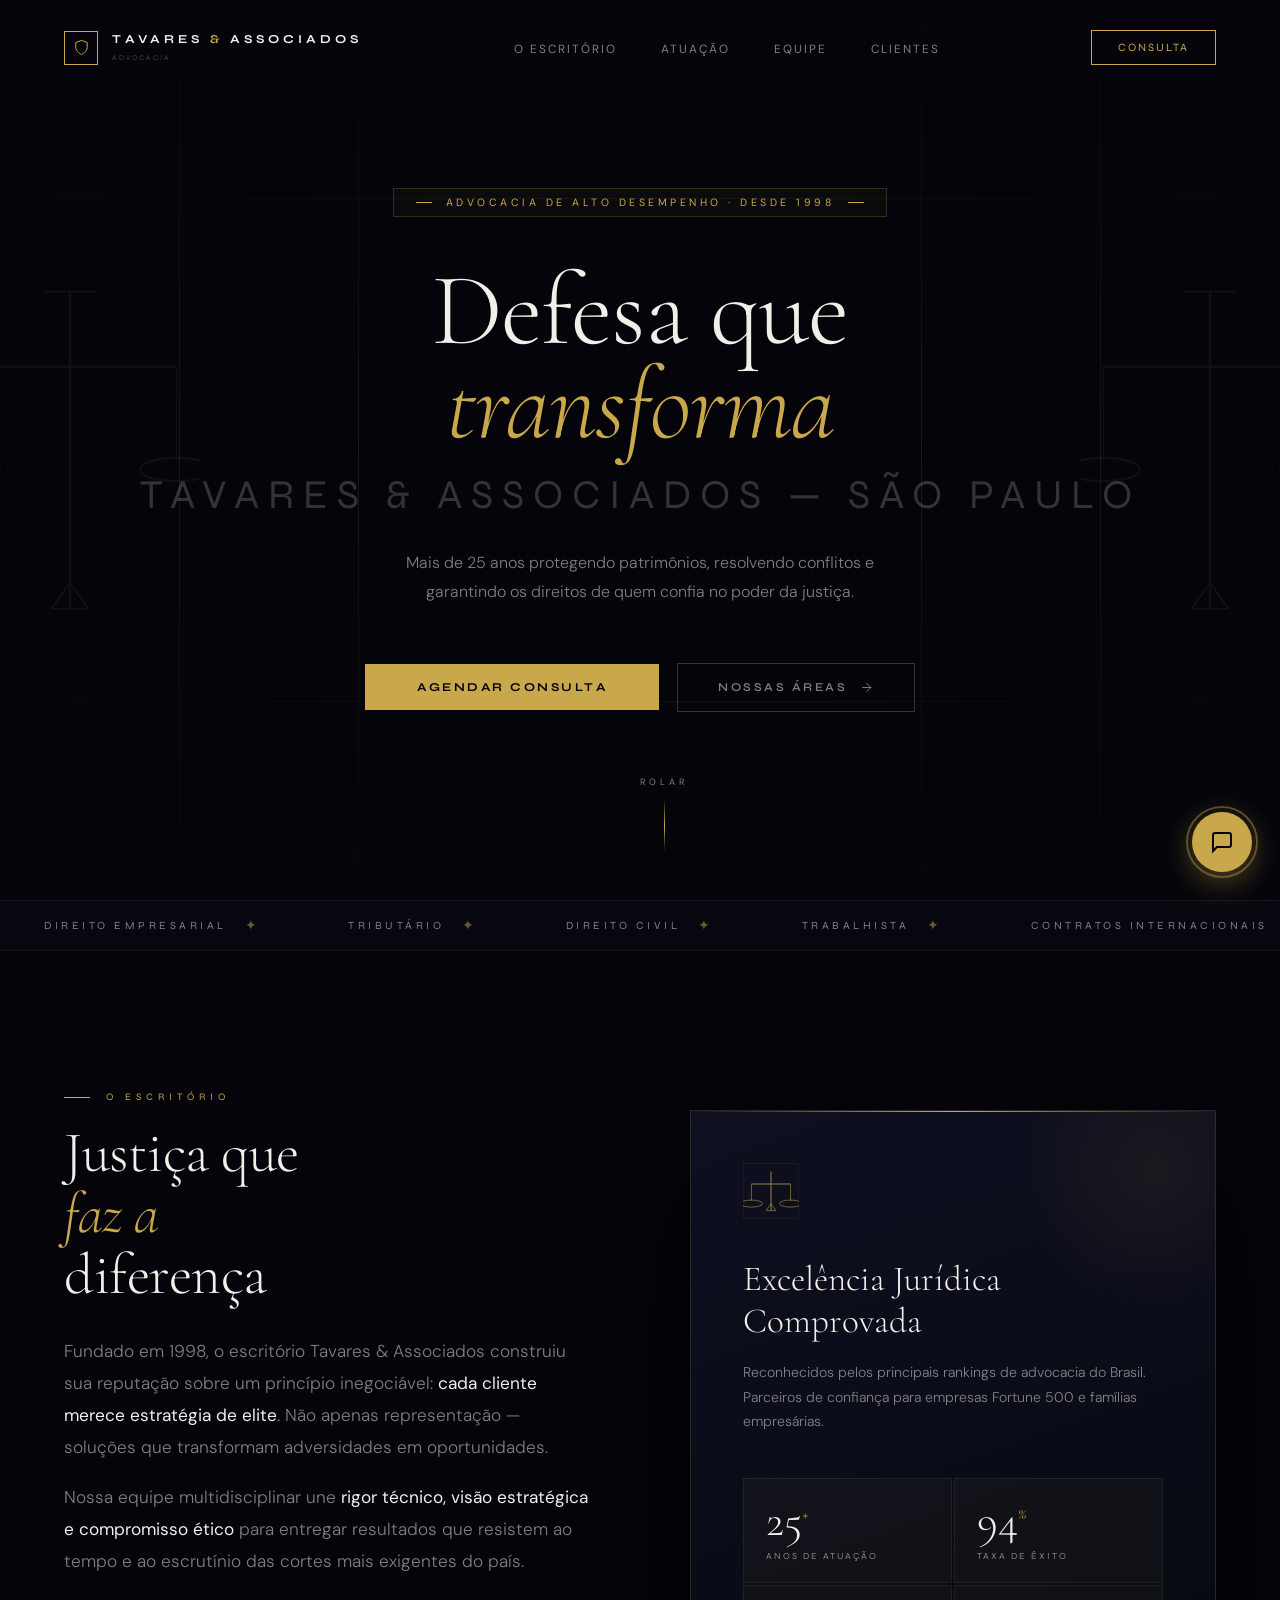
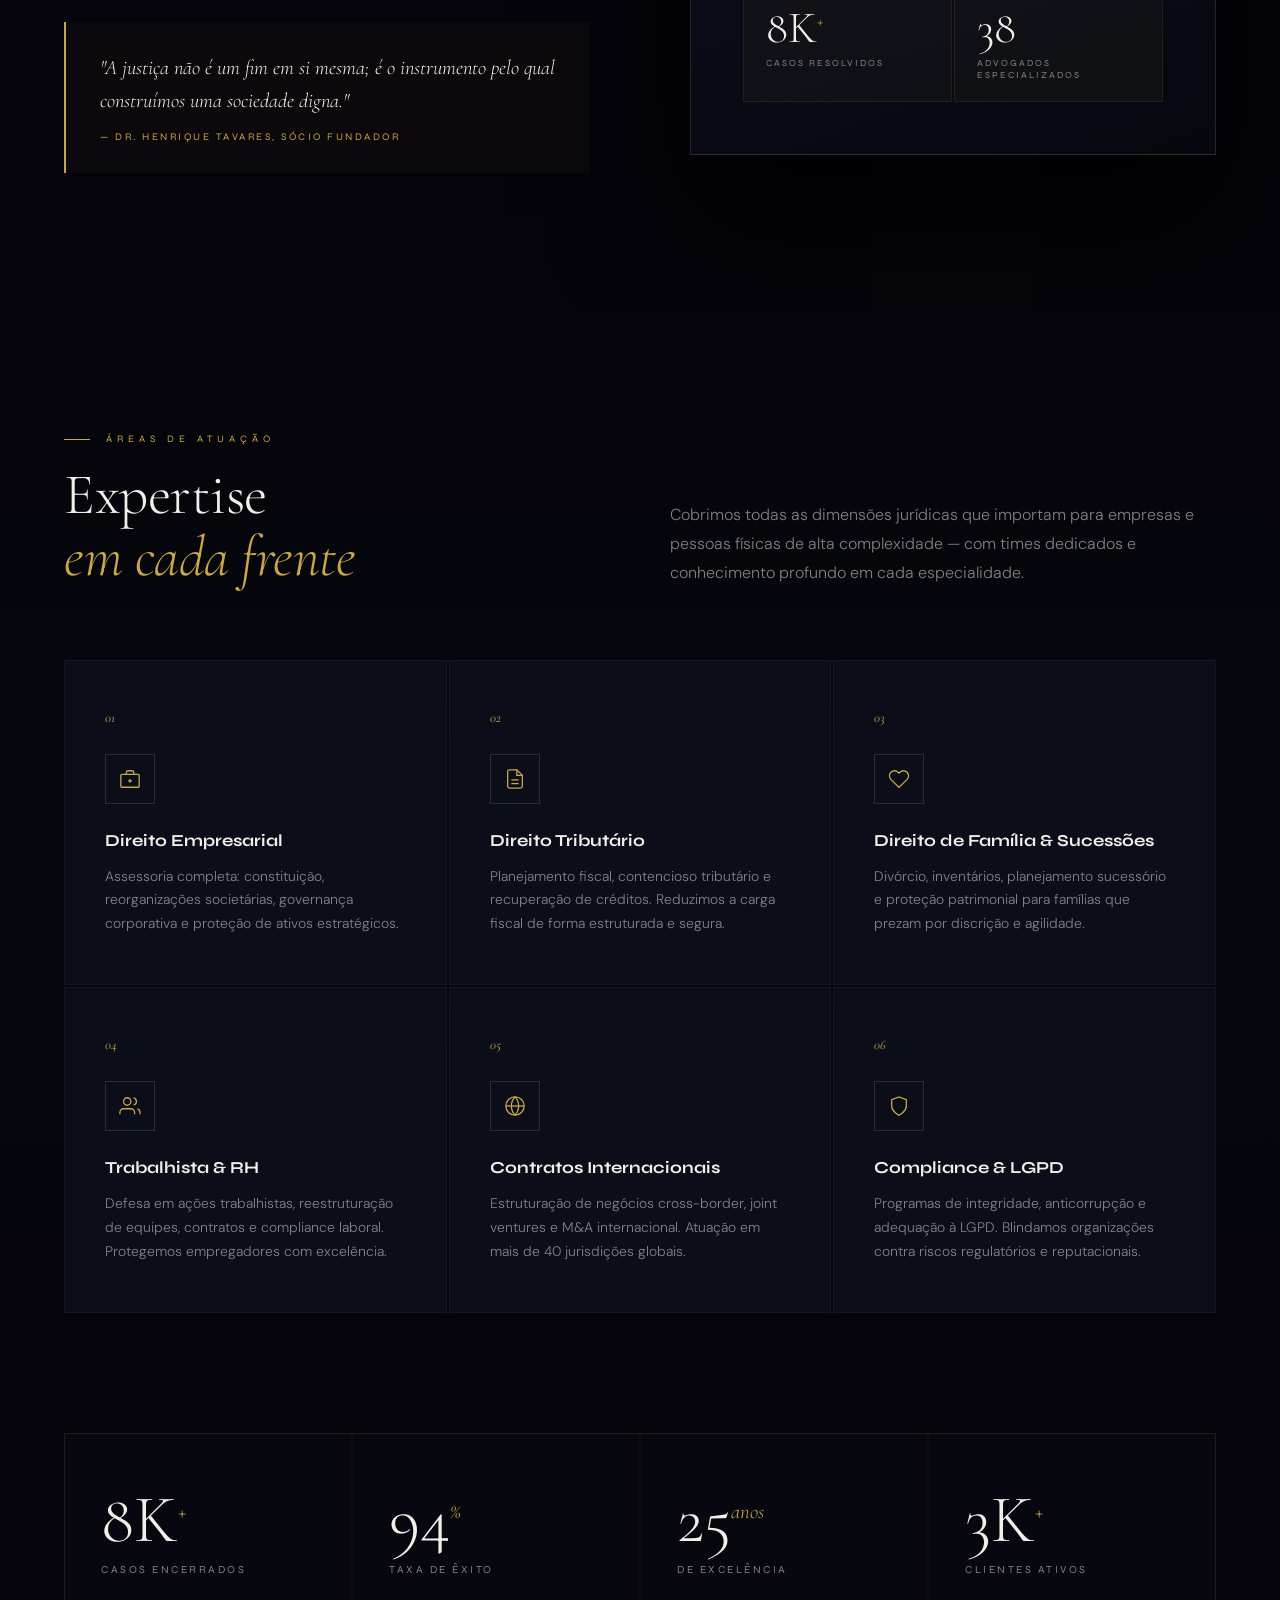
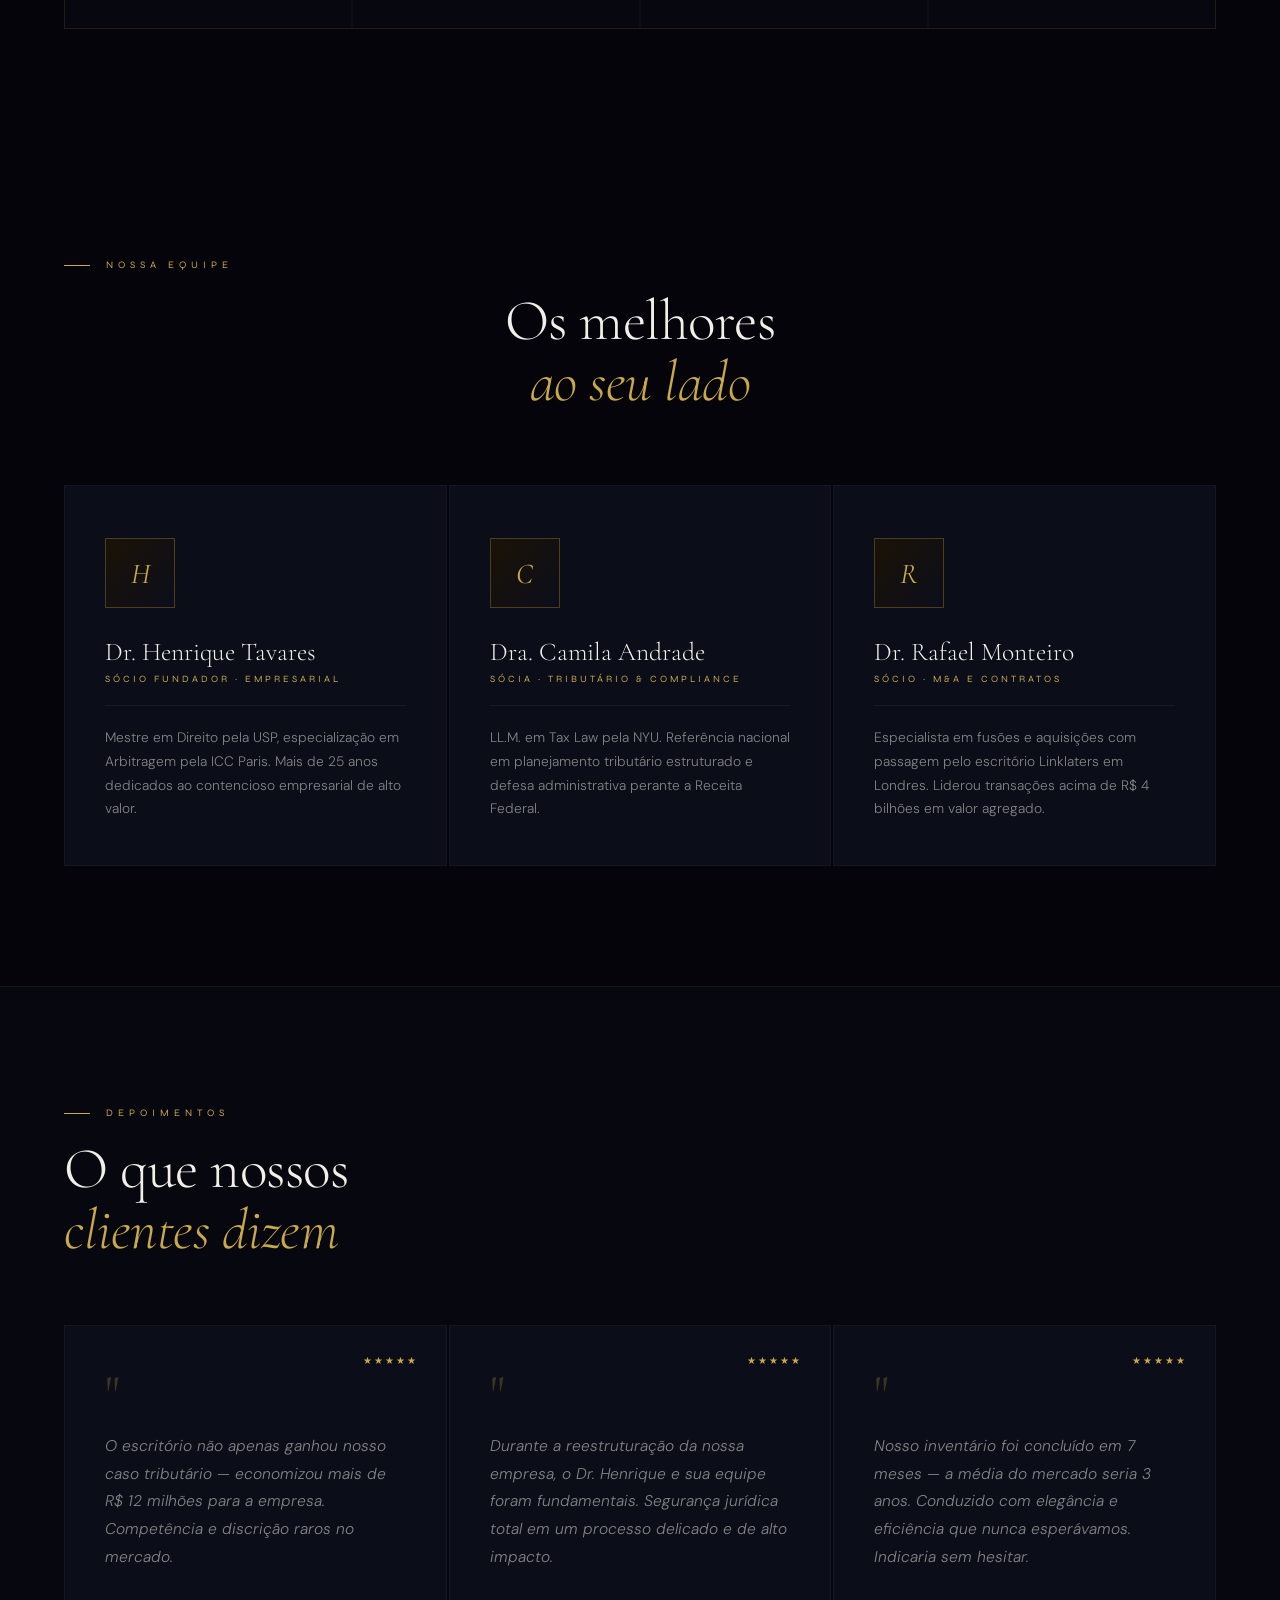
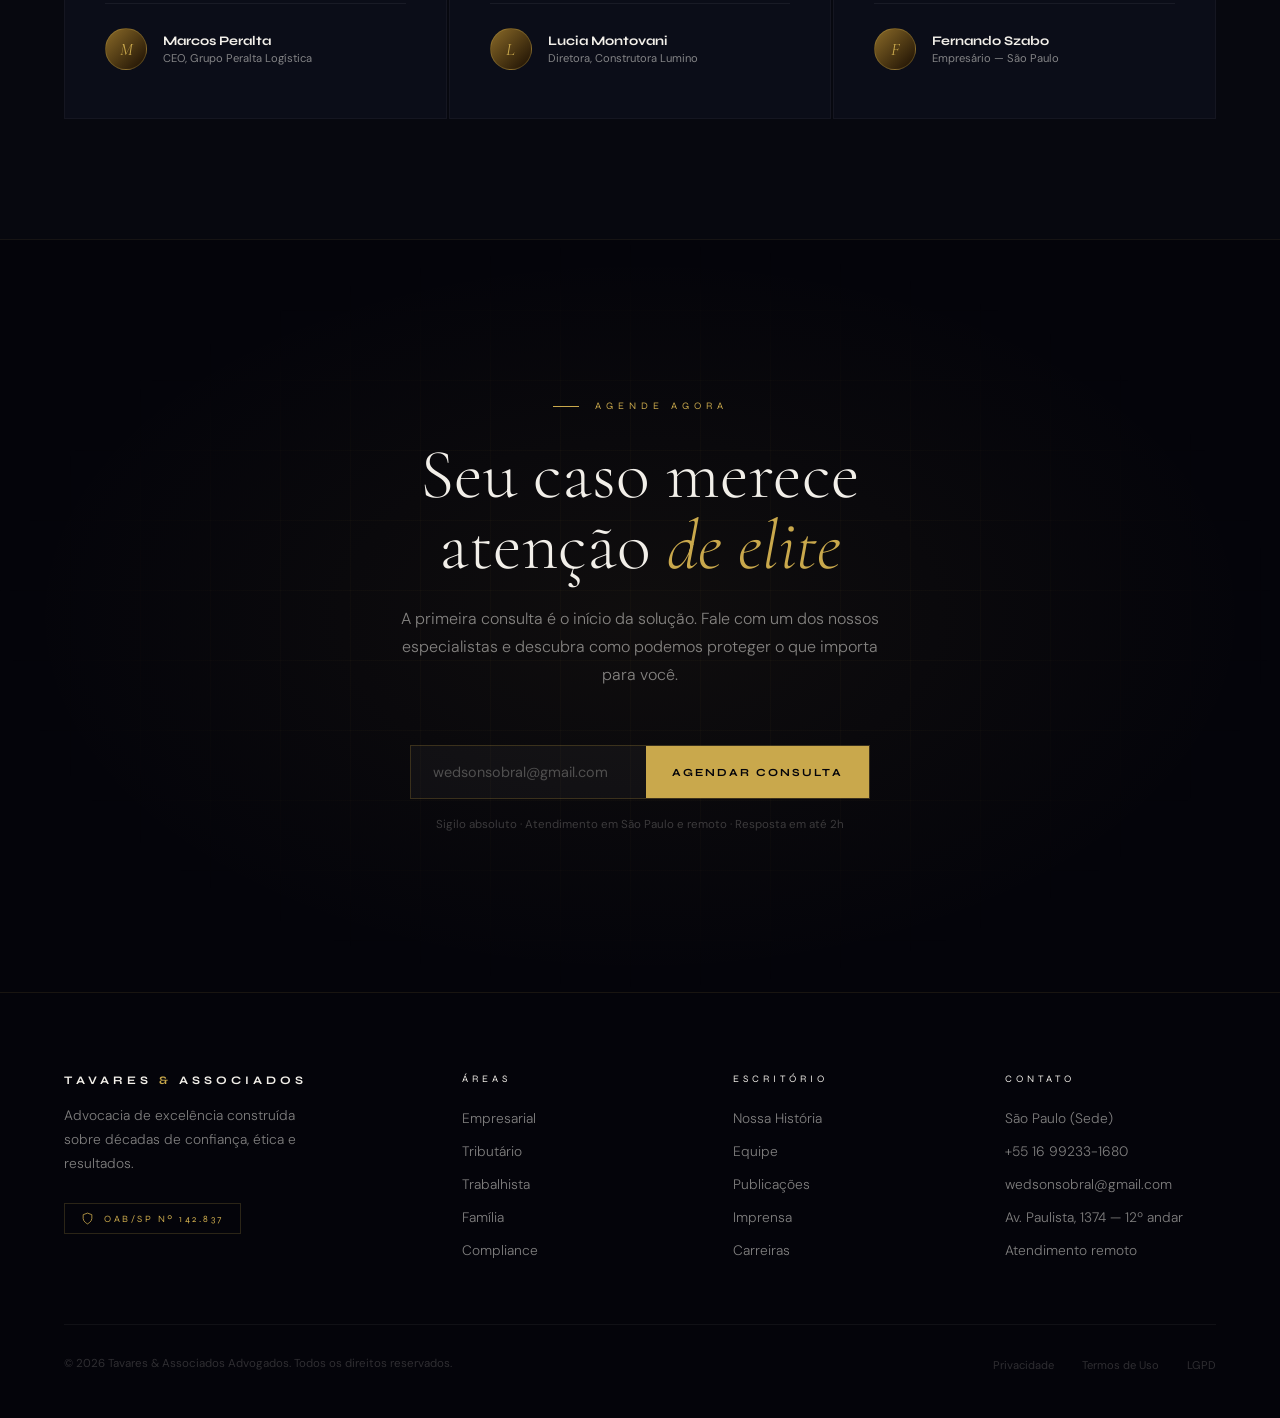
<file: index.html>
<!DOCTYPE html>
<html lang="pt-BR">
<head>
<meta charset="UTF-8">
<meta name="viewport" content="width=device-width, initial-scale=1.0">
<meta name="description" content="Tavares & Associados oferece advocacia empresarial, tributaria, trabalhista, familia e compliance em Sao Paulo, com mais de 25 anos de atuacao.">
<meta name="robots" content="index,follow,max-image-preview:large,max-snippet:-1,max-video-preview:-1">
<meta name="author" content="Tavares & Associados">
<meta name="theme-color" content="#04040a">
<link rel="canonical" href="https://advocacia.zeusacademy.com.br/">
<meta property="og:locale" content="pt_BR">
<meta property="og:type" content="website">
<meta property="og:title" content="Tavares & Associados - Advocacia de Excelencia">
<meta property="og:description" content="Assessoria juridica de alto desempenho em Direito Empresarial, Tributario, Trabalhista, Familia e Compliance.">
<meta property="og:url" content="https://advocacia.zeusacademy.com.br/">
<meta property="og:site_name" content="Tavares & Associados">
<meta name="twitter:card" content="summary">
<meta name="twitter:title" content="Tavares & Associados - Advocacia de Excelencia">
<meta name="twitter:description" content="Mais de 25 anos de excelencia juridica com foco em estrategia, etica e resultado.">
<title>Tavares & Associados — Advocacia de Excelência</title>
<link rel="preconnect" href="https://fonts.googleapis.com">
<link rel="preconnect" href="https://fonts.gstatic.com" crossorigin>
<link href="https://fonts.googleapis.com/css2?family=Cormorant+Garamond:ital,wght@0,300;0,400;0,600;1,300;1,400&family=Syne:wght@400;600;700;800&family=DM+Sans:wght@300;400;500&display=swap" rel="stylesheet">
<script type="application/ld+json">
{
  "@context": "https://schema.org",
  "@type": "LegalService",
  "name": "Tavares & Associados",
  "url": "https://advocacia.zeusacademy.com.br/",
  "description": "Escritorio de advocacia especializado em Direito Empresarial, Tributario, Trabalhista, Familia e Compliance.",
  "telephone": "+55 16 99233-1680",
  "email": "wedsonsobral@gmail.com",
  "areaServed": "Brasil",
  "address": {
    "@type": "PostalAddress",
    "streetAddress": "Av. Paulista, 1374 - 12 andar",
    "addressLocality": "Sao Paulo",
    "addressRegion": "SP",
    "addressCountry": "BR"
  }
}
</script>
<link rel="stylesheet" href="./styles/index.css">
</head>
<body>



<!-- NAV -->
<nav id="navbar">
  <a href="#hero" class="nav-logo">
    <div class="nav-logo-icon">
      <svg width="17" height="17" viewBox="0 0 24 24" fill="none" stroke="#c9a84c" stroke-width="1.4"><path d="M12 22s8-4 8-10V5l-8-3-8 3v7c0 6 8 10 8 10z"/></svg>
    </div>
    <div class="nav-logo-text">TAVARES <span>&</span> ASSOCIADOS<br><span style="font-size:0.6em;letter-spacing:2px;color:rgba(242,239,233,0.28);font-weight:400">ADVOCACIA</span></div>
  </a>
  <ul class="nav-links">
    <li><a href="#philosophy">O Escritório</a></li>
    <li><a href="#areas">Atuação</a></li>
    <li><a href="#team">Equipe</a></li>
    <li><a href="#testimonials">Clientes</a></li>
  </ul>
  <a href="#contact" class="nav-cta">Consulta</a>
  <button class="nav-hamburger" id="hamburger" aria-label="Abrir menu" aria-expanded="false">
    <span></span><span></span><span></span>
  </button>
</nav>

<!-- MOBILE DRAWER -->
<div class="nav-drawer" id="nav-drawer" aria-hidden="true">
  <ul class="drawer-links">
    <li><a href="#philosophy" class="drawer-link">O Escritório</a></li>
    <li><a href="#areas" class="drawer-link">Atuação</a></li>
    <li><a href="#team" class="drawer-link">Equipe</a></li>
    <li><a href="#testimonials" class="drawer-link">Clientes</a></li>
  </ul>
  <a href="#contact" class="drawer-cta drawer-link">Agendar Consulta</a>
  <div class="drawer-socials">
    <a href="#" class="drawer-social">LinkedIn</a>
    <a href="#" class="drawer-social">Instagram</a>
    <a href="#" class="drawer-social">+55 11 3042-8800</a>
  </div>
</div>

<!-- HERO -->
<section class="hero" id="hero">
  <div class="hero-deco">
    <div class="hero-deco-v"></div>
    <div class="hero-deco-v"></div>
    <div class="hero-deco-v"></div>
    <div class="hero-deco-v"></div>
    <div class="hero-deco-h"></div>
    <div class="hero-deco-h"></div>
  </div>

  <!-- Faint scales of justice -->
  <svg class="hero-scales hero-scales-l" viewBox="0 0 200 280" fill="none">
    <line x1="100" y1="18" x2="100" y2="262" stroke="white" stroke-width="2"/>
    <line x1="18" y1="76" x2="182" y2="76" stroke="white" stroke-width="2"/>
    <line x1="18" y1="76" x2="18" y2="148" stroke="white" stroke-width="1.5"/>
    <line x1="182" y1="76" x2="182" y2="148" stroke="white" stroke-width="1.5"/>
    <ellipse cx="18" cy="155" rx="28" ry="9" stroke="white" stroke-width="1.5"/>
    <ellipse cx="182" cy="155" rx="28" ry="9" stroke="white" stroke-width="1.5"/>
    <polygon points="86,262 114,262 100,242" stroke="white" stroke-width="1.5" fill="none"/>
    <line x1="80" y1="18" x2="120" y2="18" stroke="white" stroke-width="1.5"/>
  </svg>
  <svg class="hero-scales hero-scales-r" viewBox="0 0 200 280" fill="none">
    <line x1="100" y1="18" x2="100" y2="262" stroke="white" stroke-width="2"/>
    <line x1="18" y1="76" x2="182" y2="76" stroke="white" stroke-width="2"/>
    <line x1="18" y1="76" x2="18" y2="148" stroke="white" stroke-width="1.5"/>
    <line x1="182" y1="76" x2="182" y2="148" stroke="white" stroke-width="1.5"/>
    <ellipse cx="18" cy="155" rx="28" ry="9" stroke="white" stroke-width="1.5"/>
    <ellipse cx="182" cy="155" rx="28" ry="9" stroke="white" stroke-width="1.5"/>
    <polygon points="86,262 114,262 100,242" stroke="white" stroke-width="1.5" fill="none"/>
    <line x1="80" y1="18" x2="120" y2="18" stroke="white" stroke-width="1.5"/>
  </svg>

  <div class="hero-badge">
    <span class="hero-badge-line"></span>
    Advocacia de Alto Desempenho · Desde 1998
    <span class="hero-badge-line"></span>
  </div>

  <h1 class="hero-title">
    Defesa que<br>
    <em>transforma</em>
    <span class="thin">Tavares &amp; Associados — São Paulo</span>
  </h1>

  <p class="hero-sub">Mais de 25 anos protegendo patrimônios, resolvendo conflitos e garantindo os direitos de quem confia no poder da justiça.</p>

  <div class="hero-actions">
    <a href="#contact" class="btn-primary"><span>Agendar Consulta</span></a>
    <a href="#areas" class="btn-ghost">Nossas Áreas <svg width="15" height="15" viewBox="0 0 24 24" fill="none" stroke="currentColor" stroke-width="1.5"><path d="M5 12h14M12 5l7 7-7 7"/></svg></a>
  </div>

  <div class="hero-scroll">
    <span class="scroll-lbl">Rolar</span>
    <div class="scroll-line"></div>
  </div>
</section>

<!-- MARQUEE -->
<div class="marquee-wrap">
  <div class="marquee-track">
    <div class="marquee-item">Direito Empresarial <span class="marquee-sep">✦</span></div>
    <div class="marquee-item">Tributário <span class="marquee-sep">✦</span></div>
    <div class="marquee-item">Direito Civil <span class="marquee-sep">✦</span></div>
    <div class="marquee-item">Trabalhista <span class="marquee-sep">✦</span></div>
    <div class="marquee-item">Contratos Internacionais <span class="marquee-sep">✦</span></div>
    <div class="marquee-item">M&amp;A <span class="marquee-sep">✦</span></div>
    <div class="marquee-item">Compliance <span class="marquee-sep">✦</span></div>
    <div class="marquee-item">Arbitragem <span class="marquee-sep">✦</span></div>
    <div class="marquee-item">Propriedade Intelectual <span class="marquee-sep">✦</span></div>
    <div class="marquee-item">Sucessório <span class="marquee-sep">✦</span></div>
    <!-- duplicate -->
    <div class="marquee-item">Direito Empresarial <span class="marquee-sep">✦</span></div>
    <div class="marquee-item">Tributário <span class="marquee-sep">✦</span></div>
    <div class="marquee-item">Direito Civil <span class="marquee-sep">✦</span></div>
    <div class="marquee-item">Trabalhista <span class="marquee-sep">✦</span></div>
    <div class="marquee-item">Contratos Internacionais <span class="marquee-sep">✦</span></div>
    <div class="marquee-item">M&amp;A <span class="marquee-sep">✦</span></div>
    <div class="marquee-item">Compliance <span class="marquee-sep">✦</span></div>
    <div class="marquee-item">Arbitragem <span class="marquee-sep">✦</span></div>
    <div class="marquee-item">Propriedade Intelectual <span class="marquee-sep">✦</span></div>
    <div class="marquee-item">Sucessório <span class="marquee-sep">✦</span></div>
  </div>
</div>

<!-- FILOSOFIA -->
<section class="philosophy" id="philosophy">
  <div class="reveal">
    <div class="section-label">O Escritório</div>
    <h2 class="section-title">Justiça que<br><em style="font-style:italic;color:var(--gold)">faz a</em><br>diferença</h2>
    <p class="phil-body">Fundado em 1998, o escritório Tavares &amp; Associados construiu sua reputação sobre um princípio inegociável: <strong>cada cliente merece estratégia de elite</strong>. Não apenas representação — soluções que transformam adversidades em oportunidades.</p>
    <p class="phil-body" style="margin-top:18px">Nossa equipe multidisciplinar une <strong>rigor técnico, visão estratégica e compromisso ético</strong> para entregar resultados que resistem ao tempo e ao escrutínio das cortes mais exigentes do país.</p>
    <div class="phil-quote">
      <p>"A justiça não é um fim em si mesma; é o instrumento pelo qual construímos uma sociedade digna."</p>
      <cite>— Dr. Henrique Tavares, Sócio Fundador</cite>
    </div>
  </div>
  <div class="reveal" style="transition-delay:0.2s">
    <div class="phil-card">
      <div class="phil-card-glow"></div>
      <div class="phil-card-icon">
        <svg width="56" height="56" viewBox="0 0 80 80" fill="none">
          <rect x="1" y="1" width="78" height="78" stroke="#c9a84c" stroke-width="0.6" opacity="0.25"/>
          <line x1="40" y1="12" x2="40" y2="68" stroke="#c9a84c" stroke-width="1.5"/>
          <line x1="12" y1="30" x2="68" y2="30" stroke="#c9a84c" stroke-width="1.5"/>
          <line x1="12" y1="30" x2="12" y2="54" stroke="#c9a84c" stroke-width="1"/>
          <line x1="68" y1="30" x2="68" y2="54" stroke="#c9a84c" stroke-width="1"/>
          <ellipse cx="12" cy="58" rx="16" ry="5" stroke="#c9a84c" stroke-width="1"/>
          <ellipse cx="68" cy="58" rx="16" ry="5" stroke="#c9a84c" stroke-width="1"/>
          <polygon points="33,68 47,68 40,58" stroke="#c9a84c" stroke-width="1" fill="none"/>
        </svg>
      </div>
      <div class="phil-card-title">Excelência Jurídica Comprovada</div>
      <p class="phil-card-body">Reconhecidos pelos principais rankings de advocacia do Brasil. Parceiros de confiança para empresas Fortune 500 e famílias empresárias.</p>
      <div class="phil-card-stats">
        <div class="phil-stat"><div class="phil-stat-val">25<sup>+</sup></div><div class="phil-stat-lbl">Anos de Atuação</div></div>
        <div class="phil-stat"><div class="phil-stat-val">94<sup>%</sup></div><div class="phil-stat-lbl">Taxa de Êxito</div></div>
        <div class="phil-stat"><div class="phil-stat-val">8K<sup>+</sup></div><div class="phil-stat-lbl">Casos Resolvidos</div></div>
        <div class="phil-stat"><div class="phil-stat-val">38</div><div class="phil-stat-lbl">Advogados Especializados</div></div>
      </div>
    </div>
  </div>
</section>

<!-- ÁREAS -->
<section class="areas" id="areas">
  <div class="areas-bg-txt">DIREITO</div>
  <div class="areas-inner">
    <div class="areas-header reveal">
      <div>
        <div class="section-label">Áreas de Atuação</div>
        <h2 class="section-title">Expertise<br><em style="font-style:italic;color:var(--gold)">em cada frente</em></h2>
      </div>
      <p class="areas-desc">Cobrimos todas as dimensões jurídicas que importam para empresas e pessoas físicas de alta complexidade — com times dedicados e conhecimento profundo em cada especialidade.</p>
    </div>
    <div class="areas-grid">
      <div class="area-card reveal">
        <span class="area-num">01</span>
        <div class="area-icon"><svg width="22" height="22" viewBox="0 0 24 24" fill="none" stroke="currentColor" stroke-width="1.4"><rect x="2" y="7" width="20" height="14" rx="1"/><path d="M16 7V5a2 2 0 0 0-2-2h-4a2 2 0 0 0-2 2v2"/><line x1="12" y1="12" x2="12" y2="16"/><line x1="10" y1="14" x2="14" y2="14"/></svg></div>
        <div class="area-name">Direito Empresarial</div>
        <p class="area-desc">Assessoria completa: constituição, reorganizações societárias, governança corporativa e proteção de ativos estratégicos.</p>
      </div>
      <div class="area-card reveal" style="transition-delay:.1s">
        <span class="area-num">02</span>
        <div class="area-icon"><svg width="22" height="22" viewBox="0 0 24 24" fill="none" stroke="currentColor" stroke-width="1.4"><path d="M14 2H6a2 2 0 0 0-2 2v16a2 2 0 0 0 2 2h12a2 2 0 0 0 2-2V8z"/><polyline points="14 2 14 8 20 8"/><line x1="16" y1="13" x2="8" y2="13"/><line x1="16" y1="17" x2="8" y2="17"/></svg></div>
        <div class="area-name">Direito Tributário</div>
        <p class="area-desc">Planejamento fiscal, contencioso tributário e recuperação de créditos. Reduzimos a carga fiscal de forma estruturada e segura.</p>
      </div>
      <div class="area-card reveal" style="transition-delay:.2s">
        <span class="area-num">03</span>
        <div class="area-icon"><svg width="22" height="22" viewBox="0 0 24 24" fill="none" stroke="currentColor" stroke-width="1.4"><path d="M20.84 4.61a5.5 5.5 0 0 0-7.78 0L12 5.67l-1.06-1.06a5.5 5.5 0 0 0-7.78 7.78l1.06 1.06L12 21.23l7.78-7.78 1.06-1.06a5.5 5.5 0 0 0 0-7.78z"/></svg></div>
        <div class="area-name">Direito de Família &amp; Sucessões</div>
        <p class="area-desc">Divórcio, inventários, planejamento sucessório e proteção patrimonial para famílias que prezam por discrição e agilidade.</p>
      </div>
      <div class="area-card reveal" style="transition-delay:.3s">
        <span class="area-num">04</span>
        <div class="area-icon"><svg width="22" height="22" viewBox="0 0 24 24" fill="none" stroke="currentColor" stroke-width="1.4"><path d="M17 21v-2a4 4 0 0 0-4-4H5a4 4 0 0 0-4 4v2"/><circle cx="9" cy="7" r="4"/><path d="M23 21v-2a4 4 0 0 0-3-3.87M16 3.13a4 4 0 0 1 0 7.75"/></svg></div>
        <div class="area-name">Trabalhista &amp; RH</div>
        <p class="area-desc">Defesa em ações trabalhistas, reestruturação de equipes, contratos e compliance laboral. Protegemos empregadores com excelência.</p>
      </div>
      <div class="area-card reveal" style="transition-delay:.4s">
        <span class="area-num">05</span>
        <div class="area-icon"><svg width="22" height="22" viewBox="0 0 24 24" fill="none" stroke="currentColor" stroke-width="1.4"><circle cx="12" cy="12" r="10"/><line x1="2" y1="12" x2="22" y2="12"/><path d="M12 2a15.3 15.3 0 0 1 4 10 15.3 15.3 0 0 1-4 10 15.3 15.3 0 0 1-4-10 15.3 15.3 0 0 1 4-10z"/></svg></div>
        <div class="area-name">Contratos Internacionais</div>
        <p class="area-desc">Estruturação de negócios cross-border, joint ventures e M&amp;A internacional. Atuação em mais de 40 jurisdições globais.</p>
      </div>
      <div class="area-card reveal" style="transition-delay:.5s">
        <span class="area-num">06</span>
        <div class="area-icon"><svg width="22" height="22" viewBox="0 0 24 24" fill="none" stroke="currentColor" stroke-width="1.4"><path d="M12 22s8-4 8-10V5l-8-3-8 3v7c0 6 8 10 8 10z"/></svg></div>
        <div class="area-name">Compliance &amp; LGPD</div>
        <p class="area-desc">Programas de integridade, anticorrupção e adequação à LGPD. Blindamos organizações contra riscos regulatórios e reputacionais.</p>
      </div>
    </div>
  </div>
</section>

<!-- STATS -->
<div class="stats-wrap reveal">
  <div class="stats-grid">
    <div class="stat-cell"><div class="stat-val">8K<sup>+</sup></div><div class="stat-lbl">Casos Encerrados</div></div>
    <div class="stat-cell"><div class="stat-val">94<sup>%</sup></div><div class="stat-lbl">Taxa de Êxito</div></div>
    <div class="stat-cell"><div class="stat-val">25<sup>anos</sup></div><div class="stat-lbl">De Excelência</div></div>
    <div class="stat-cell"><div class="stat-val">3K<sup>+</sup></div><div class="stat-lbl">Clientes Ativos</div></div>
  </div>
</div>

<!-- EQUIPE -->
<section class="team" id="team">
  <div class="team-header reveal">
    <div class="section-label">Nossa Equipe</div>
    <h2 class="section-title">Os melhores<br><em style="font-style:italic;color:var(--gold)">ao seu lado</em></h2>
  </div>
  <div class="team-grid">
    <div class="member-card reveal">
      <div class="member-avatar">H</div>
      <div class="member-name">Dr. Henrique Tavares</div>
      <div class="member-role">Sócio Fundador · Empresarial</div>
      <p class="member-bio">Mestre em Direito pela USP, especialização em Arbitragem pela ICC Paris. Mais de 25 anos dedicados ao contencioso empresarial de alto valor.</p>
      <div class="member-line"></div>
    </div>
    <div class="member-card reveal" style="transition-delay:.15s">
      <div class="member-avatar">C</div>
      <div class="member-name">Dra. Camila Andrade</div>
      <div class="member-role">Sócia · Tributário &amp; Compliance</div>
      <p class="member-bio">LL.M. em Tax Law pela NYU. Referência nacional em planejamento tributário estruturado e defesa administrativa perante a Receita Federal.</p>
      <div class="member-line"></div>
    </div>
    <div class="member-card reveal" style="transition-delay:.3s">
      <div class="member-avatar">R</div>
      <div class="member-name">Dr. Rafael Monteiro</div>
      <div class="member-role">Sócio · M&amp;A e Contratos</div>
      <p class="member-bio">Especialista em fusões e aquisições com passagem pelo escritório Linklaters em Londres. Liderou transações acima de R$ 4 bilhões em valor agregado.</p>
      <div class="member-line"></div>
    </div>
  </div>
</section>

<!-- DEPOIMENTOS -->
<section class="testimonials" id="testimonials">
  <div class="testi-inner">
    <div class="testi-header reveal">
      <div>
        <div class="section-label">Depoimentos</div>
        <h2 class="section-title">O que nossos<br><em style="font-style:italic;color:var(--gold)">clientes dizem</em></h2>
      </div>
    </div>
    <div class="testi-grid">
      <div class="testi-card reveal">
        <span class="testi-q">"</span>
        <div class="testi-stars">★★★★★</div>
        <p class="testi-text">O escritório não apenas ganhou nosso caso tributário — economizou mais de R$ 12 milhões para a empresa. Competência e discrição raros no mercado.</p>
        <div class="testi-author">
          <div class="testi-av">M</div>
          <div><div class="testi-name">Marcos Peralta</div><div class="testi-role">CEO, Grupo Peralta Logística</div></div>
        </div>
      </div>
      <div class="testi-card reveal" style="transition-delay:.15s">
        <span class="testi-q">"</span>
        <div class="testi-stars">★★★★★</div>
        <p class="testi-text">Durante a reestruturação da nossa empresa, o Dr. Henrique e sua equipe foram fundamentais. Segurança jurídica total em um processo delicado e de alto impacto.</p>
        <div class="testi-author">
          <div class="testi-av">L</div>
          <div><div class="testi-name">Lucia Montovani</div><div class="testi-role">Diretora, Construtora Lumino</div></div>
        </div>
      </div>
      <div class="testi-card reveal" style="transition-delay:.3s">
        <span class="testi-q">"</span>
        <div class="testi-stars">★★★★★</div>
        <p class="testi-text">Nosso inventário foi concluído em 7 meses — a média do mercado seria 3 anos. Conduzido com elegância e eficiência que nunca esperávamos. Indicaria sem hesitar.</p>
        <div class="testi-author">
          <div class="testi-av">F</div>
          <div><div class="testi-name">Fernando Szabo</div><div class="testi-role">Empresário — São Paulo</div></div>
        </div>
      </div>
    </div>
  </div>
</section>

<!-- CTA -->
<section class="cta-section" id="contact">
  <div class="cta-bg"></div>
  <div class="cta-grid"></div>
  <div class="cta-inner reveal">
    <div class="section-label" style="justify-content:center;margin-bottom:28px">Agende Agora</div>
    <h2 class="cta-title">Seu caso merece<br>atenção <em>de elite</em></h2>
    <p class="cta-sub">A primeira consulta é o início da solução. Fale com um dos nossos especialistas e descubra como podemos proteger o que importa para você.</p>
    <div class="cta-form">
      <input type="email" class="cta-input" placeholder="wedsonsobral@gmail.com" aria-label="Seu e-mail para agendar consulta" autocomplete="email">
      <button class="cta-btn">Agendar Consulta</button>
    </div>
    <p class="cta-note">Sigilo absoluto · Atendimento em São Paulo e remoto · Resposta em até 2h</p>
  </div>
</section>

<!-- FOOTER -->
<footer>
  <div class="footer-top">
    <div>
      <div class="footer-brand">TAVARES <span>&</span> ASSOCIADOS</div>
      <p class="footer-tagline">Advocacia de excelência construída sobre décadas de confiança, ética e resultados.</p>
      <div class="footer-oab"><svg width="13" height="13" viewBox="0 0 24 24" fill="none" stroke="#c9a84c" stroke-width="1.5"><path d="M12 22s8-4 8-10V5l-8-3-8 3v7c0 6 8 10 8 10z"/></svg>OAB/SP Nº 142.837</div>
    </div>
    <div>
      <div class="footer-col-title">Áreas</div>
      <ul class="footer-links">
        <li><a href="#">Empresarial</a></li>
        <li><a href="#">Tributário</a></li>
        <li><a href="#">Trabalhista</a></li>
        <li><a href="#">Família</a></li>
        <li><a href="#">Compliance</a></li>
      </ul>
    </div>
    <div>
      <div class="footer-col-title">Escritório</div>
      <ul class="footer-links">
        <li><a href="#">Nossa História</a></li>
        <li><a href="#">Equipe</a></li>
        <li><a href="#">Publicações</a></li>
        <li><a href="#">Imprensa</a></li>
        <li><a href="#">Carreiras</a></li>
      </ul>
    </div>
    <div>
      <div class="footer-col-title">Contato</div>
      <ul class="footer-links">
        <li><a href="#">São Paulo (Sede)</a></li>
        <li><a href="tel:+5516992331680">+55 16 99233-1680</a></li>
        <li><a href="mailto:wedsonsobral@gmail.com">wedsonsobral@gmail.com</a></li>
        <li><a href="#">Av. Paulista, 1374 — 12º andar</a></li>
        <li><a href="#">Atendimento remoto</a></li>
      </ul>
    </div>
  </div>
  <div class="footer-bottom">
    <p class="footer-copy">© 2026 Tavares &amp; Associados Advogados. Todos os direitos reservados.</p>
    <ul class="footer-legal">
      <li><a href="#">Privacidade</a></li>
      <li><a href="#">Termos de Uso</a></li>
      <li><a href="#">LGPD</a></li>
    </ul>
  </div>
</footer>

<!-- ══ WIDGET CHAT IA ══ -->


<!-- FAB -->
<button id="chat-fab" aria-label="Falar com assistente">
  <svg class="fab-icon-chat" width="24" height="24" viewBox="0 0 24 24" fill="none" stroke="#04040a" stroke-width="2" stroke-linecap="round">
    <path d="M21 15a2 2 0 0 1-2 2H7l-4 4V5a2 2 0 0 1 2-2h14a2 2 0 0 1 2 2z"/>
  </svg>
</button>
<div id="chat-tooltip"><span class="tooltip-dot"></span>Assistente jurídico online</div>

<!-- CHAT WINDOW -->
<div id="chat-window">
  <div class="chat-header">
    <div class="chat-avatar">T</div>
    <div class="chat-header-info">
      <div class="chat-header-name">Assistente Tavares &amp; Associados</div>
      <div class="chat-header-status"><span class="status-dot"></span>Online agora</div>
    </div>
    <button id="chat-close" aria-label="Fechar chat">
      <svg width="14" height="14" viewBox="0 0 24 24" fill="none" stroke="currentColor" stroke-width="2.5" stroke-linecap="round">
        <line x1="18" y1="6" x2="6" y2="18"/><line x1="6" y1="6" x2="18" y2="18"/>
      </svg>
    </button>
  </div>
  <div class="chat-messages" id="chat-messages">
    <div class="msg bot">
      <div class="msg-bubble">Olá! Sou o assistente jurídico do escritório Tavares &amp; Associados. 👋<br><br>Posso ajudar com informações sobre nossas áreas de atuação, agendar consultas ou tirar dúvidas iniciais. Como posso ajudar?</div>
      <div class="msg-time">agora</div>
    </div>
  </div>
  <div class="typing" id="typing">
    <div class="typing-bubble"><div class="typing-dot"></div><div class="typing-dot"></div><div class="typing-dot"></div></div>
  </div>
  <div class="chat-input-wrap">
    <textarea id="chat-input" rows="1" placeholder="Digite sua mensagem..."></textarea>
    <button id="chat-send">
      <svg width="16" height="16" viewBox="0 0 24 24" fill="none" stroke="currentColor" stroke-width="2.5" stroke-linecap="round"><line x1="22" y1="2" x2="11" y2="13"/><polygon points="22 2 15 22 11 13 2 9 22 2"/></svg>
    </button>
  </div>
</div>

<script src="./config.js"></script>
<script src="./scripts/index.js"></script>
</body>
</html>
</file>
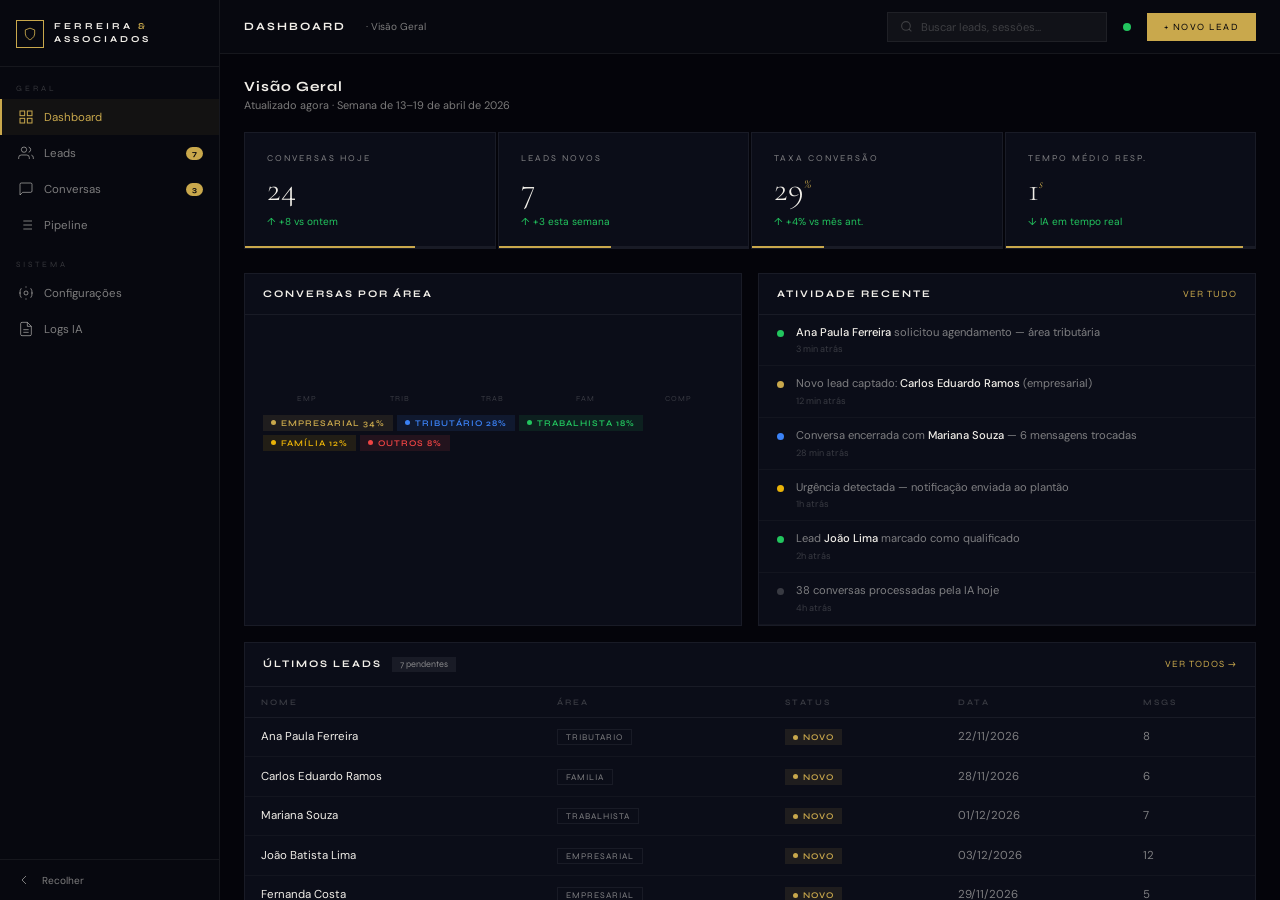
<file: admin-dashboard.html>
<!DOCTYPE html>
<html lang="pt-BR">
<head>
<meta charset="UTF-8">
<meta name="viewport" content="width=device-width, initial-scale=1.0">
<title>Admin — Ferreira & Associados</title>
<link href="https://fonts.googleapis.com/css2?family=Syne:wght@400;600;700;800&family=DM+Sans:wght@300;400;500&family=Cormorant+Garamond:ital,wght@0,300;1,300&display=swap" rel="stylesheet">
<style>
*, *::before, *::after { margin: 0; padding: 0; box-sizing: border-box; }

:root {
  --gold: #c9a84c;
  --gold-light: #e8c96a;
  --gold-dim: rgba(201,168,76,0.15);
  --black: #04040a;
  --deep: #07080f;
  --panel: #0b0d18;
  --surface: #0f1120;
  --border: rgba(255,255,255,0.06);
  --border-gold: rgba(201,168,76,0.18);
  --white: #f2efe9;
  --white-dim: rgba(242,239,233,0.5);
  --white-faint: rgba(242,239,233,0.2);
  --green: #22c55e;
  --red: #ef4444;
  --yellow: #eab308;
  --blue: #3b82f6;
  --sidebar-w: 220px;
}

html, body { height: 100%; background: var(--black); color: var(--white); font-family: 'DM Sans', sans-serif; font-size: 14px; overflow: hidden; }

/* ── LAYOUT ── */
.app { display: flex; height: 100vh; }

/* ── SIDEBAR ── */
.sidebar {
  width: var(--sidebar-w);
  flex-shrink: 0;
  background: var(--deep);
  border-right: 1px solid var(--border);
  display: flex;
  flex-direction: column;
  overflow: hidden;
  transition: width 0.3s;
  z-index: 50;
}
.sidebar.collapsed { width: 56px; }

.sidebar-logo {
  padding: 20px 16px 18px;
  border-bottom: 1px solid var(--border);
  display: flex;
  align-items: center;
  gap: 10px;
  overflow: hidden;
  white-space: nowrap;
}
.sidebar-logo-icon {
  width: 28px; height: 28px; flex-shrink: 0;
  border: 1px solid var(--gold);
  display: flex; align-items: center; justify-content: center;
}
.sidebar-logo-text {
  font-family: 'Syne', sans-serif;
  font-size: 0.65rem;
  letter-spacing: 3px;
  text-transform: uppercase;
  font-weight: 700;
  line-height: 1.4;
  opacity: 1;
  transition: opacity 0.2s;
}
.sidebar-logo-text span { color: var(--gold); }
.sidebar.collapsed .sidebar-logo-text { opacity: 0; pointer-events: none; }

.sidebar-section-title {
  padding: 16px 16px 6px;
  font-size: 0.58rem;
  letter-spacing: 3px;
  text-transform: uppercase;
  color: var(--white-faint);
  font-family: 'Syne', sans-serif;
  white-space: nowrap;
  overflow: hidden;
  transition: opacity 0.2s;
}
.sidebar.collapsed .sidebar-section-title { opacity: 0; }

.nav-item {
  display: flex;
  align-items: center;
  gap: 10px;
  padding: 10px 16px;
  cursor: pointer;
  transition: background 0.2s, color 0.2s;
  color: var(--white-dim);
  user-select: none;
  white-space: nowrap;
  overflow: hidden;
  position: relative;
  border-left: 2px solid transparent;
}
.nav-item:hover { background: rgba(255,255,255,0.04); color: var(--white); }
.nav-item.active {
  color: var(--gold);
  background: rgba(201,168,76,0.06);
  border-left-color: var(--gold);
}
.nav-item svg { flex-shrink: 0; width: 16px; height: 16px; }
.nav-item-label { font-size: 0.82rem; transition: opacity 0.2s; }
.sidebar.collapsed .nav-item-label { opacity: 0; }
.nav-badge {
  margin-left: auto;
  background: var(--gold);
  color: var(--black);
  font-family: 'Syne', sans-serif;
  font-size: 0.55rem;
  font-weight: 700;
  padding: 2px 6px;
  border-radius: 20px;
  transition: opacity 0.2s;
}
.sidebar.collapsed .nav-badge { opacity: 0; }

.sidebar-spacer { flex: 1; }

.sidebar-toggle {
  padding: 12px 16px;
  border-top: 1px solid var(--border);
  display: flex;
  align-items: center;
  gap: 10px;
  cursor: pointer;
  color: var(--white-dim);
  transition: color 0.2s;
  font-size: 0.75rem;
}
.sidebar-toggle:hover { color: var(--white); }
.sidebar-toggle svg { flex-shrink: 0; transition: transform 0.3s; }
.sidebar.collapsed .sidebar-toggle svg { transform: rotate(180deg); }
.sidebar-toggle-label { transition: opacity 0.2s; }
.sidebar.collapsed .sidebar-toggle-label { opacity: 0; }

/* ── MAIN ── */
.main { flex: 1; display: flex; flex-direction: column; overflow: hidden; }

/* ── TOPBAR ── */
.topbar {
  height: 54px;
  flex-shrink: 0;
  background: var(--deep);
  border-bottom: 1px solid var(--border);
  display: flex;
  align-items: center;
  padding: 0 24px;
  gap: 16px;
}
.topbar-title {
  font-family: 'Syne', sans-serif;
  font-size: 0.8rem;
  letter-spacing: 2px;
  text-transform: uppercase;
  font-weight: 700;
  color: var(--white);
}
.topbar-subtitle {
  font-size: 0.72rem;
  color: var(--white-dim);
  margin-left: 4px;
}
.topbar-spacer { flex: 1; }
.topbar-search {
  display: flex;
  align-items: center;
  gap: 8px;
  background: rgba(255,255,255,0.04);
  border: 1px solid var(--border);
  padding: 7px 12px;
  width: 220px;
}
.topbar-search input {
  background: none;
  border: none;
  outline: none;
  color: var(--white);
  font-family: 'DM Sans', sans-serif;
  font-size: 0.8rem;
  width: 100%;
}
.topbar-search input::placeholder { color: var(--white-faint); }
.topbar-search svg { color: var(--white-faint); flex-shrink: 0; }
.topbar-btn {
  padding: 7px 16px;
  border: 1px solid var(--border-gold);
  background: none;
  color: var(--gold);
  font-family: 'Syne', sans-serif;
  font-size: 0.68rem;
  letter-spacing: 1.5px;
  text-transform: uppercase;
  cursor: pointer;
  transition: background 0.2s;
}
.topbar-btn:hover { background: var(--gold-dim); }
.topbar-btn.primary { background: var(--gold); color: var(--black); border-color: var(--gold); }
.topbar-btn.primary:hover { background: var(--gold-light); }
.topbar-dot {
  width: 8px; height: 8px;
  background: var(--green);
  border-radius: 50%;
  animation: pulse-green 2s infinite;
}
@keyframes pulse-green { 0%,100%{opacity:1} 50%{opacity:.4} }

/* ── CONTENT ── */
.content {
  flex: 1;
  overflow-y: auto;
  scrollbar-width: thin;
  scrollbar-color: rgba(201,168,76,0.2) transparent;
}
.view { display: none; padding: 24px; }
.view.active { display: block; }

/* ── GRID DE STATS ── */
.stats-row {
  display: grid;
  grid-template-columns: repeat(4, 1fr);
  gap: 2px;
  margin-bottom: 24px;
}
.stat-card {
  background: var(--panel);
  border: 1px solid var(--border);
  padding: 20px 22px;
  position: relative;
}
.stat-card-label {
  font-size: 0.64rem;
  letter-spacing: 2px;
  text-transform: uppercase;
  color: var(--white-dim);
  font-family: 'Syne', sans-serif;
  margin-bottom: 10px;
}
.stat-card-value {
  font-family: 'Cormorant Garamond', serif;
  font-size: 2.4rem;
  font-weight: 300;
  color: var(--white);
  line-height: 1;
}
.stat-card-value sup { font-size: 1rem; color: var(--gold); font-style: italic; }
.stat-card-delta {
  margin-top: 8px;
  font-size: 0.72rem;
  display: flex;
  align-items: center;
  gap: 4px;
}
.delta-up { color: var(--green); }
.delta-down { color: var(--red); }
.stat-card-bar {
  position: absolute;
  bottom: 0; left: 0; right: 0;
  height: 2px;
  background: var(--border);
}
.stat-card-bar-fill {
  height: 100%;
  background: var(--gold);
  transition: width 1s ease;
}

/* ── GRID PRINCIPAL ── */
.grid-2 { display: grid; grid-template-columns: 1fr 1fr; gap: 16px; margin-bottom: 16px; }
.grid-3 { display: grid; grid-template-columns: 1.6fr 1fr; gap: 16px; }

/* ── CARD ── */
.card {
  background: var(--panel);
  border: 1px solid var(--border);
}
.card-header {
  padding: 14px 18px;
  border-bottom: 1px solid var(--border);
  display: flex;
  align-items: center;
  gap: 10px;
}
.card-title {
  font-family: 'Syne', sans-serif;
  font-size: 0.72rem;
  letter-spacing: 2px;
  text-transform: uppercase;
  font-weight: 700;
  color: var(--white);
}
.card-count {
  background: rgba(255,255,255,0.06);
  padding: 2px 8px;
  font-size: 0.65rem;
  color: var(--white-dim);
  font-family: 'Syne', sans-serif;
}
.card-action {
  margin-left: auto;
  font-size: 0.68rem;
  color: var(--gold);
  cursor: pointer;
  font-family: 'Syne', sans-serif;
  letter-spacing: 1px;
  text-transform: uppercase;
  background: none; border: none;
  transition: opacity 0.2s;
}
.card-action:hover { opacity: 0.7; }

/* ── TABLE ── */
.table-wrap { overflow-x: auto; }
table { width: 100%; border-collapse: collapse; }
thead th {
  padding: 10px 16px;
  text-align: left;
  font-family: 'Syne', sans-serif;
  font-size: 0.6rem;
  letter-spacing: 2px;
  text-transform: uppercase;
  color: var(--white-faint);
  font-weight: 600;
  border-bottom: 1px solid var(--border);
  white-space: nowrap;
}
tbody tr { border-bottom: 1px solid rgba(255,255,255,0.03); transition: background 0.15s; }
tbody tr:hover { background: rgba(255,255,255,0.03); }
tbody tr:last-child { border-bottom: none; }
tbody td { padding: 11px 16px; font-size: 0.82rem; color: var(--white-dim); white-space: nowrap; }
tbody td:first-child { color: var(--white); }
.td-mono { font-family: monospace; font-size: 0.75rem; color: var(--white-faint); }

/* ── BADGES ── */
.badge {
  display: inline-flex;
  align-items: center;
  gap: 5px;
  padding: 3px 8px;
  font-size: 0.62rem;
  font-family: 'Syne', sans-serif;
  letter-spacing: 1px;
  text-transform: uppercase;
  font-weight: 600;
}
.badge-dot { width: 5px; height: 5px; border-radius: 50%; flex-shrink: 0; }
.badge-green  { background: rgba(34,197,94,0.1);  color: var(--green);  }
.badge-green  .badge-dot { background: var(--green); }
.badge-red    { background: rgba(239,68,68,0.1);  color: var(--red);    }
.badge-red    .badge-dot { background: var(--red); }
.badge-yellow { background: rgba(234,179,8,0.1);  color: var(--yellow); }
.badge-yellow .badge-dot { background: var(--yellow); }
.badge-blue   { background: rgba(59,130,246,0.1); color: var(--blue);   }
.badge-blue   .badge-dot { background: var(--blue); }
.badge-gold   { background: rgba(201,168,76,0.1); color: var(--gold);   }
.badge-gold   .badge-dot { background: var(--gold); }

/* ── ÁREA BADGE ── */
.area-pill {
  padding: 2px 8px;
  font-size: 0.62rem;
  font-family: 'Syne', sans-serif;
  letter-spacing: 1px;
  text-transform: uppercase;
  border: 1px solid var(--border);
  color: var(--white-dim);
}

/* ── MINI CHART ── */
.sparkline { display: flex; align-items: flex-end; gap: 3px; height: 36px; padding: 8px 18px 12px; }
.spark-bar { flex: 1; border-radius: 1px 1px 0 0; transition: height 0.6s ease; }

/* ── CONVERSATIONS ── */
.conv-list { }
.conv-item {
  padding: 14px 18px;
  border-bottom: 1px solid var(--border);
  cursor: pointer;
  transition: background 0.15s;
  display: flex;
  gap: 12px;
  align-items: flex-start;
}
.conv-item:hover { background: rgba(255,255,255,0.03); }
.conv-item.selected { background: rgba(201,168,76,0.05); border-left: 2px solid var(--gold); }
.conv-avatar {
  width: 32px; height: 32px; flex-shrink: 0;
  background: linear-gradient(135deg, rgba(201,168,76,0.2), rgba(201,168,76,0.05));
  border: 1px solid var(--border-gold);
  display: flex; align-items: center; justify-content: center;
  font-family: 'Cormorant Garamond', serif;
  font-size: 0.9rem; color: var(--gold); font-style: italic;
}
.conv-body { flex: 1; min-width: 0; }
.conv-name { font-size: 0.82rem; color: var(--white); font-weight: 500; margin-bottom: 3px; }
.conv-preview { font-size: 0.75rem; color: var(--white-dim); overflow: hidden; text-overflow: ellipsis; white-space: nowrap; }
.conv-meta { display: flex; flex-direction: column; align-items: flex-end; gap: 4px; flex-shrink: 0; }
.conv-time { font-size: 0.65rem; color: var(--white-faint); }
.conv-unread { width: 16px; height: 16px; background: var(--gold); border-radius: 50%; display: flex; align-items: center; justify-content: center; font-size: 0.55rem; color: var(--black); font-family: 'Syne', sans-serif; font-weight: 700; }

/* ── CHAT PANEL ── */
.chat-panel { display: flex; flex-direction: column; height: 480px; }
.chat-panel-header {
  padding: 14px 18px;
  border-bottom: 1px solid var(--border);
  display: flex; align-items: center; gap: 12px;
}
.chat-panel-messages {
  flex: 1;
  overflow-y: auto;
  padding: 16px;
  display: flex;
  flex-direction: column;
  gap: 12px;
  scrollbar-width: thin;
  scrollbar-color: rgba(201,168,76,0.15) transparent;
}
.cp-msg { max-width: 80%; }
.cp-msg.bot { align-self: flex-start; }
.cp-msg.user { align-self: flex-end; }
.cp-bubble {
  padding: 9px 13px;
  font-size: 0.8rem;
  line-height: 1.55;
}
.cp-msg.bot .cp-bubble { background: rgba(255,255,255,0.05); border: 1px solid var(--border); }
.cp-msg.user .cp-bubble { background: rgba(201,168,76,0.1); border: 1px solid var(--border-gold); }
.cp-time { font-size: 0.6rem; color: var(--white-faint); margin-top: 4px; padding: 0 3px; }
.cp-msg.user .cp-time { text-align: right; }
.chat-panel-footer {
  padding: 12px 16px;
  border-top: 1px solid var(--border);
  display: flex; gap: 8px; align-items: center;
}
.chat-reply-input {
  flex: 1;
  background: rgba(255,255,255,0.04);
  border: 1px solid var(--border);
  padding: 8px 12px;
  color: var(--white);
  font-family: 'DM Sans', sans-serif;
  font-size: 0.8rem;
  outline: none;
}
.chat-reply-input:focus { border-color: var(--border-gold); }
.chat-reply-input::placeholder { color: var(--white-faint); }
.chat-send-btn {
  padding: 8px 14px;
  background: var(--gold);
  border: none;
  color: var(--black);
  font-family: 'Syne', sans-serif;
  font-size: 0.65rem;
  letter-spacing: 1.5px;
  text-transform: uppercase;
  font-weight: 700;
  cursor: pointer;
  transition: background 0.2s;
}
.chat-send-btn:hover { background: var(--gold-light); }

/* ── LEAD DETAIL ── */
.lead-detail { padding: 18px; }
.ld-row { display: flex; gap: 8px; margin-bottom: 8px; align-items: flex-start; }
.ld-label { font-size: 0.62rem; letter-spacing: 2px; text-transform: uppercase; color: var(--white-faint); font-family: 'Syne', sans-serif; min-width: 90px; padding-top: 1px; }
.ld-value { font-size: 0.82rem; color: var(--white); }
.ld-divider { height: 1px; background: var(--border); margin: 14px 0; }
.ld-actions { display: flex; gap: 8px; flex-wrap: wrap; }
.ld-btn {
  padding: 7px 14px;
  border: 1px solid var(--border);
  background: none;
  color: var(--white-dim);
  font-family: 'Syne', sans-serif;
  font-size: 0.62rem;
  letter-spacing: 1.5px;
  text-transform: uppercase;
  cursor: pointer;
  transition: all 0.2s;
}
.ld-btn:hover { border-color: var(--gold); color: var(--gold); }
.ld-btn.primary { background: var(--gold); border-color: var(--gold); color: var(--black); }
.ld-btn.primary:hover { background: var(--gold-light); }

/* ── PIPELINE ── */
.pipeline { display: flex; gap: 2px; padding: 18px; overflow-x: auto; }
.pipeline-col { min-width: 200px; flex: 1; }
.pipeline-col-header {
  padding: 10px 12px;
  background: rgba(255,255,255,0.03);
  border: 1px solid var(--border);
  margin-bottom: 8px;
  display: flex; align-items: center; justify-content: space-between;
}
.pipeline-col-name {
  font-family: 'Syne', sans-serif;
  font-size: 0.65rem;
  letter-spacing: 2px;
  text-transform: uppercase;
  color: var(--white-dim);
}
.pipeline-col-count {
  font-size: 0.65rem;
  color: var(--white-faint);
  background: rgba(255,255,255,0.06);
  padding: 1px 6px;
}
.pipeline-card {
  background: rgba(255,255,255,0.03);
  border: 1px solid var(--border);
  border-left: 2px solid var(--gold);
  padding: 10px 12px;
  margin-bottom: 6px;
  cursor: pointer;
  transition: background 0.15s;
}
.pipeline-card:hover { background: rgba(255,255,255,0.05); }
.pipeline-card-name { font-size: 0.8rem; color: var(--white); margin-bottom: 4px; }
.pipeline-card-area { font-size: 0.68rem; color: var(--white-dim); margin-bottom: 8px; }
.pipeline-card-footer { display: flex; justify-content: space-between; align-items: center; }
.pipeline-card-date { font-size: 0.62rem; color: var(--white-faint); }

/* ── SETTINGS ── */
.settings-grid { display: grid; grid-template-columns: 1fr 1fr; gap: 16px; }
.settings-section { margin-bottom: 20px; }
.settings-section-title {
  font-family: 'Syne', sans-serif;
  font-size: 0.65rem;
  letter-spacing: 3px;
  text-transform: uppercase;
  color: var(--white-dim);
  margin-bottom: 12px;
  padding-bottom: 8px;
  border-bottom: 1px solid var(--border);
}
.settings-row {
  padding: 12px 0;
  border-bottom: 1px solid rgba(255,255,255,0.03);
  display: flex;
  align-items: flex-start;
  gap: 16px;
}
.settings-row:last-child { border-bottom: none; }
.settings-info { flex: 1; }
.settings-label { font-size: 0.82rem; color: var(--white); margin-bottom: 3px; }
.settings-desc { font-size: 0.72rem; color: var(--white-dim); line-height: 1.5; }
.settings-control { flex-shrink: 0; display: flex; align-items: center; }
.toggle {
  width: 36px; height: 20px;
  background: rgba(255,255,255,0.1);
  border-radius: 20px;
  cursor: pointer;
  position: relative;
  transition: background 0.3s;
}
.toggle.on { background: var(--gold); }
.toggle::after {
  content: '';
  position: absolute; top: 2px; left: 2px;
  width: 16px; height: 16px;
  background: var(--white);
  border-radius: 50%;
  transition: transform 0.3s;
}
.toggle.on::after { transform: translateX(16px); }
.settings-input {
  background: rgba(255,255,255,0.04);
  border: 1px solid var(--border);
  padding: 7px 12px;
  color: var(--white);
  font-family: 'DM Sans', sans-serif;
  font-size: 0.8rem;
  outline: none;
  width: 100%;
}
.settings-input:focus { border-color: var(--border-gold); }
.settings-input::placeholder { color: var(--white-faint); }
.settings-save {
  margin-top: 16px;
  padding: 9px 24px;
  background: var(--gold);
  border: none;
  color: var(--black);
  font-family: 'Syne', sans-serif;
  font-size: 0.68rem;
  letter-spacing: 2px;
  text-transform: uppercase;
  font-weight: 700;
  cursor: pointer;
  transition: background 0.2s;
}
.settings-save:hover { background: var(--gold-light); }

/* ── ACTIVITY FEED ── */
.activity-item {
  padding: 10px 18px;
  border-bottom: 1px solid rgba(255,255,255,0.03);
  display: flex;
  gap: 12px;
  align-items: flex-start;
}
.activity-dot {
  width: 7px; height: 7px;
  border-radius: 50%;
  margin-top: 5px;
  flex-shrink: 0;
}
.activity-body { flex: 1; }
.activity-text { font-size: 0.8rem; color: var(--white-dim); line-height: 1.4; }
.activity-text strong { color: var(--white); font-weight: 500; }
.activity-time { font-size: 0.65rem; color: var(--white-faint); margin-top: 3px; }

/* ── CHART ── */
.bar-chart { padding: 12px 18px; display: flex; align-items: flex-end; gap: 4px; height: 100px; }
.bar-group { flex: 1; display: flex; flex-direction: column; align-items: center; gap: 4px; }
.bar { width: 100%; transition: height 0.6s ease; border-radius: 1px 1px 0 0; }
.bar-label { font-size: 0.55rem; color: var(--white-faint); font-family: 'Syne', sans-serif; text-transform: uppercase; letter-spacing: 1px; }

/* ── PAGE HEADER ── */
.page-header { margin-bottom: 20px; }
.page-header h1 { font-family: 'Syne', sans-serif; font-size: 1rem; font-weight: 700; color: var(--white); letter-spacing: 1px; }
.page-header p { font-size: 0.78rem; color: var(--white-dim); margin-top: 3px; }

/* ── RESPONSIVE MOBILE ── */
@media (max-width: 768px) {
  .sidebar { position: fixed; height: 100%; z-index: 100; transform: translateX(-100%); transition: transform 0.3s; }
  .sidebar.mobile-open { transform: translateX(0); width: var(--sidebar-w); }
  .sidebar.collapsed { width: var(--sidebar-w); transform: translateX(-100%); }
  .stats-row { grid-template-columns: 1fr 1fr; }
  .grid-2, .grid-3 { grid-template-columns: 1fr; }
  .settings-grid { grid-template-columns: 1fr; }
  .pipeline { flex-direction: column; }
  .mobile-menu-btn { display: flex !important; }
}
.mobile-menu-btn {
  display: none;
  align-items: center;
  justify-content: center;
  width: 32px; height: 32px;
  background: none;
  border: 1px solid var(--border);
  color: var(--white-dim);
  cursor: pointer;
}
.mobile-overlay {
  display: none;
  position: fixed; inset: 0;
  background: rgba(0,0,0,0.5);
  z-index: 99;
}
.mobile-overlay.active { display: block; }
</style>
</head>
<body>

<div class="mobile-overlay" id="mobile-overlay" onclick="closeMobileMenu()"></div>

<div class="app">

  <!-- ── SIDEBAR ── -->
  <aside class="sidebar" id="sidebar">
    <div class="sidebar-logo">
      <div class="sidebar-logo-icon">
        <svg width="14" height="14" viewBox="0 0 24 24" fill="none" stroke="#c9a84c" stroke-width="1.5"><path d="M12 22s8-4 8-10V5l-8-3-8 3v7c0 6 8 10 8 10z"/></svg>
      </div>
      <div class="sidebar-logo-text">FERREIRA <span>&</span><br>ASSOCIADOS</div>
    </div>

    <div class="sidebar-section-title">Geral</div>
    <div class="nav-item active" onclick="setView('dashboard', this)">
      <svg viewBox="0 0 24 24" fill="none" stroke="currentColor" stroke-width="1.5"><rect x="3" y="3" width="7" height="7"/><rect x="14" y="3" width="7" height="7"/><rect x="14" y="14" width="7" height="7"/><rect x="3" y="14" width="7" height="7"/></svg>
      <span class="nav-item-label">Dashboard</span>
    </div>
    <div class="nav-item" onclick="setView('leads', this)">
      <svg viewBox="0 0 24 24" fill="none" stroke="currentColor" stroke-width="1.5"><path d="M17 21v-2a4 4 0 0 0-4-4H5a4 4 0 0 0-4 4v2"/><circle cx="9" cy="7" r="4"/><path d="M23 21v-2a4 4 0 0 0-3-3.87M16 3.13a4 4 0 0 1 0 7.75"/></svg>
      <span class="nav-item-label">Leads</span>
      <span class="nav-badge" id="badge-leads">7</span>
    </div>
    <div class="nav-item" onclick="setView('conversas', this)">
      <svg viewBox="0 0 24 24" fill="none" stroke="currentColor" stroke-width="1.5"><path d="M21 15a2 2 0 0 1-2 2H7l-4 4V5a2 2 0 0 1 2-2h14a2 2 0 0 1 2 2z"/></svg>
      <span class="nav-item-label">Conversas</span>
      <span class="nav-badge" id="badge-conv">3</span>
    </div>
    <div class="nav-item" onclick="setView('pipeline', this)">
      <svg viewBox="0 0 24 24" fill="none" stroke="currentColor" stroke-width="1.5"><line x1="8" y1="6" x2="21" y2="6"/><line x1="8" y1="12" x2="21" y2="12"/><line x1="8" y1="18" x2="21" y2="18"/><line x1="3" y1="6" x2="3.01" y2="6"/><line x1="3" y1="12" x2="3.01" y2="12"/><line x1="3" y1="18" x2="3.01" y2="18"/></svg>
      <span class="nav-item-label">Pipeline</span>
    </div>

    <div class="sidebar-section-title">Sistema</div>
    <div class="nav-item" onclick="setView('configuracoes', this)">
      <svg viewBox="0 0 24 24" fill="none" stroke="currentColor" stroke-width="1.5"><circle cx="12" cy="12" r="3"/><path d="M19.07 4.93A10 10 0 0 1 21 12a10 10 0 0 1-1.93 7.07M4.93 4.93A10 10 0 0 0 3 12a10 10 0 0 0 1.93 7.07M12 2v2m0 16v2M2 12h2m16 0h2"/></svg>
      <span class="nav-item-label">Configurações</span>
    </div>
    <div class="nav-item" onclick="setView('logs', this)">
      <svg viewBox="0 0 24 24" fill="none" stroke="currentColor" stroke-width="1.5"><path d="M14 2H6a2 2 0 0 0-2 2v16a2 2 0 0 0 2 2h12a2 2 0 0 0 2-2V8z"/><polyline points="14 2 14 8 20 8"/><line x1="16" y1="13" x2="8" y2="13"/><line x1="16" y1="17" x2="8" y2="17"/></svg>
      <span class="nav-item-label">Logs IA</span>
    </div>

    <div class="sidebar-spacer"></div>

    <div class="sidebar-toggle" onclick="toggleSidebar()">
      <svg width="16" height="16" viewBox="0 0 24 24" fill="none" stroke="currentColor" stroke-width="1.5"><path d="M15 18l-6-6 6-6"/></svg>
      <span class="sidebar-toggle-label" style="font-size:0.72rem">Recolher</span>
    </div>
  </aside>

  <!-- ── MAIN ── -->
  <div class="main">

    <!-- TOPBAR -->
    <header class="topbar">
      <button class="mobile-menu-btn" id="mobile-menu-btn" onclick="openMobileMenu()">
        <svg width="16" height="16" viewBox="0 0 24 24" fill="none" stroke="currentColor" stroke-width="2"><line x1="3" y1="6" x2="21" y2="6"/><line x1="3" y1="12" x2="21" y2="12"/><line x1="3" y1="18" x2="21" y2="18"/></svg>
      </button>
      <span class="topbar-title" id="topbar-title">Dashboard</span>
      <span class="topbar-subtitle" id="topbar-subtitle">· Visão Geral</span>
      <div class="topbar-spacer"></div>
      <div class="topbar-search">
        <svg width="13" height="13" viewBox="0 0 24 24" fill="none" stroke="currentColor" stroke-width="2"><circle cx="11" cy="11" r="8"/><path d="m21 21-4.35-4.35"/></svg>
        <input type="text" placeholder="Buscar leads, sessões...">
      </div>
      <div class="topbar-dot" title="n8n conectado"></div>
      <button class="topbar-btn primary" onclick="setView('leads', document.querySelector('[onclick*=leads]'))">+ Novo Lead</button>
    </header>

    <!-- ── CONTENT ── -->
    <div class="content">

      <!-- ════ DASHBOARD ════ -->
      <div class="view active" id="view-dashboard">
        <div class="page-header">
          <h1>Visão Geral</h1>
          <p>Atualizado agora · Semana de 13–19 de abril de 2026</p>
        </div>

        <div class="stats-row">
          <div class="stat-card">
            <div class="stat-card-label">Conversas Hoje</div>
            <div class="stat-card-value">24</div>
            <div class="stat-card-delta delta-up">↑ +8 vs ontem</div>
            <div class="stat-card-bar"><div class="stat-card-bar-fill" style="width:68%"></div></div>
          </div>
          <div class="stat-card">
            <div class="stat-card-label">Leads Novos</div>
            <div class="stat-card-value">7</div>
            <div class="stat-card-delta delta-up">↑ +3 esta semana</div>
            <div class="stat-card-bar"><div class="stat-card-bar-fill" style="width:45%"></div></div>
          </div>
          <div class="stat-card">
            <div class="stat-card-label">Taxa Conversão</div>
            <div class="stat-card-value">29<sup>%</sup></div>
            <div class="stat-card-delta delta-up">↑ +4% vs mês ant.</div>
            <div class="stat-card-bar"><div class="stat-card-bar-fill" style="width:29%"></div></div>
          </div>
          <div class="stat-card">
            <div class="stat-card-label">Tempo Médio Resp.</div>
            <div class="stat-card-value">1<sup>s</sup></div>
            <div class="stat-card-delta delta-up">↓ IA em tempo real</div>
            <div class="stat-card-bar"><div class="stat-card-bar-fill" style="width:95%"></div></div>
          </div>
        </div>

        <div class="grid-2" style="margin-bottom:16px">
          <div class="card">
            <div class="card-header">
              <span class="card-title">Conversas por Área</span>
            </div>
            <div class="bar-chart" id="bar-chart"></div>
            <div style="display:flex;gap:4px;padding:0 18px 12px;flex-wrap:wrap">
              <span class="badge badge-gold"><span class="badge-dot"></span>Empresarial 34%</span>
              <span class="badge badge-blue"><span class="badge-dot"></span>Tributário 28%</span>
              <span class="badge badge-green"><span class="badge-dot"></span>Trabalhista 18%</span>
              <span class="badge badge-yellow"><span class="badge-dot"></span>Família 12%</span>
              <span class="badge badge-red"><span class="badge-dot"></span>Outros 8%</span>
            </div>
          </div>

          <div class="card">
            <div class="card-header">
              <span class="card-title">Atividade Recente</span>
              <button class="card-action">Ver tudo</button>
            </div>
            <div id="activity-feed"></div>
          </div>
        </div>

        <div class="card">
          <div class="card-header">
            <span class="card-title">Últimos Leads</span>
            <span class="card-count" id="leads-count">7 pendentes</span>
            <button class="card-action" onclick="setView('leads', document.querySelector('[onclick*=leads]'))">Ver todos →</button>
          </div>
          <div class="table-wrap">
            <table id="leads-table-mini"></table>
          </div>
        </div>
      </div>

      <!-- ════ LEADS ════ -->
      <div class="view" id="view-leads">
        <div class="page-header">
          <h1>Leads</h1>
          <p>Contatos capturados pelo assistente de IA do site</p>
        </div>
        <div class="card">
          <div class="card-header">
            <span class="card-title">Todos os Leads</span>
            <span class="card-count" id="leads-full-count"></span>
            <div style="margin-left:auto;display:flex;gap:8px">
              <select id="filter-area" onchange="renderLeadsTable()" style="background:var(--panel);border:1px solid var(--border);color:var(--white-dim);padding:5px 10px;font-family:'DM Sans',sans-serif;font-size:0.75rem;outline:none;cursor:pointer">
                <option value="">Todas as áreas</option>
                <option value="empresarial">Empresarial</option>
                <option value="tributario">Tributário</option>
                <option value="trabalhista">Trabalhista</option>
                <option value="familia">Família</option>
                <option value="compliance">Compliance</option>
              </select>
              <select id="filter-status" onchange="renderLeadsTable()" style="background:var(--panel);border:1px solid var(--border);color:var(--white-dim);padding:5px 10px;font-family:'DM Sans',sans-serif;font-size:0.75rem;outline:none;cursor:pointer">
                <option value="">Todos os status</option>
                <option value="novo">Novo</option>
                <option value="contatado">Contatado</option>
                <option value="qualificado">Qualificado</option>
                <option value="perdido">Perdido</option>
              </select>
            </div>
          </div>
          <div class="table-wrap">
            <table id="leads-table-full"></table>
          </div>
        </div>
      </div>

      <!-- ════ CONVERSAS ════ -->
      <div class="view" id="view-conversas">
        <div class="page-header">
          <h1>Conversas</h1>
          <p>Histórico completo de sessões do chat com IA</p>
        </div>
        <div class="grid-3">
          <div class="card" style="overflow:hidden">
            <div class="card-header">
              <span class="card-title">Sessões</span>
              <span class="card-count">24 hoje</span>
            </div>
            <div class="conv-list" id="conv-list"></div>
          </div>
          <div class="card" id="conv-detail-card">
            <div class="card-header">
              <span class="card-title" id="conv-detail-title">Selecione uma conversa</span>
            </div>
            <div id="conv-detail-body" style="padding:18px;color:var(--white-dim);font-size:0.8rem">
              Clique em uma conversa à esquerda para visualizar o histórico completo.
            </div>
          </div>
        </div>
      </div>

      <!-- ════ PIPELINE ════ -->
      <div class="view" id="view-pipeline">
        <div class="page-header">
          <h1>Pipeline de Leads</h1>
          <p>Funil de conversão do atendimento IA para consulta presencial</p>
        </div>
        <div class="card">
          <div class="pipeline" id="pipeline-board"></div>
        </div>
      </div>

      <!-- ════ CONFIGURAÇÕES ════ -->
      <div class="view" id="view-configuracoes">
        <div class="page-header">
          <h1>Configurações</h1>
          <p>Integração com n8n, Supabase e notificações</p>
        </div>
        <div class="settings-grid">
          <div>
            <div class="card" style="padding:18px">
              <div class="settings-section-title">Agente IA</div>
              <div class="settings-row">
                <div class="settings-info">
                  <div class="settings-label">Chave Anthropic (Claude)</div>
                  <div class="settings-desc">API key para o modelo claude-opus-4-6</div>
                </div>
              </div>
              <input type="password" class="settings-input" placeholder="sk-ant-xxxxxxxx" style="margin-bottom:10px">
              <div class="settings-row">
                <div class="settings-info">
                  <div class="settings-label">Modelo</div>
                  <div class="settings-desc">Modelo padrão utilizado no agente</div>
                </div>
              </div>
              <input type="text" class="settings-input" value="claude-opus-4-6" style="margin-bottom:10px">
              <div class="settings-row">
                <div class="settings-info">
                  <div class="settings-label">Agente IA ativo</div>
                  <div class="settings-desc">Liga ou desliga o assistente no site</div>
                </div>
                <div class="settings-control"><div class="toggle on" onclick="this.classList.toggle('on')"></div></div>
              </div>
              <div class="settings-row">
                <div class="settings-info">
                  <div class="settings-label">Modo urgência automático</div>
                  <div class="settings-desc">Detecta e notifica urgências automaticamente</div>
                </div>
                <div class="settings-control"><div class="toggle on" onclick="this.classList.toggle('on')"></div></div>
              </div>
            </div>
          </div>
          <div>
            <div class="card" style="padding:18px">
              <div class="settings-section-title">Infraestrutura</div>
              <div class="settings-row">
                <div class="settings-info">
                  <div class="settings-label">URL do Webhook n8n</div>
                  <div class="settings-desc">Endpoint que recebe as mensagens do chat</div>
                </div>
              </div>
              <input type="text" class="settings-input" placeholder="https://seu-n8n.com/webhook/..." style="margin-bottom:10px">
              <div class="settings-row">
                <div class="settings-info">
                  <div class="settings-label">Supabase URL</div>
                  <div class="settings-desc">Projeto para salvar formulários de lead captados no chat</div>
                </div>
              </div>
              <input type="text" class="settings-input" placeholder="https://seu-projeto.supabase.co" style="margin-bottom:10px">
              <div class="settings-row">
                <div class="settings-info">
                  <div class="settings-label">Tabela de Leads</div>
                  <div class="settings-desc">Nome da tabela no Supabase para inserção via chat</div>
                </div>
              </div>
              <input type="text" class="settings-input" placeholder="chat_leads" style="margin-bottom:10px">
              <div class="settings-row">
                <div class="settings-info">
                  <div class="settings-label">E-mail de Plantão</div>
                  <div class="settings-desc">Recebe alertas de urgência 24h</div>
                </div>
              </div>
              <input type="email" class="settings-input" placeholder="plantao@ferreiraadv.com.br" style="margin-bottom:16px">
              <button class="settings-save">Salvar Configurações</button>
            </div>
          </div>
          <div>
            <div class="card" style="padding:18px">
              <div class="settings-section-title">Notificações</div>
              <div class="settings-row">
                <div class="settings-info">
                  <div class="settings-label">E-mail para novos leads</div>
                  <div class="settings-desc">Notificação imediata a cada lead captado</div>
                </div>
                <div class="settings-control"><div class="toggle on" onclick="this.classList.toggle('on')"></div></div>
              </div>
              <div class="settings-row">
                <div class="settings-info">
                  <div class="settings-label">Alerta de urgência</div>
                  <div class="settings-desc">E-mail ao plantão quando urgência detectada</div>
                </div>
                <div class="settings-control"><div class="toggle on" onclick="this.classList.toggle('on')"></div></div>
              </div>
              <div class="settings-row">
                <div class="settings-info">
                  <div class="settings-label">Relatório semanal</div>
                  <div class="settings-desc">Resumo de métricas toda segunda-feira</div>
                </div>
                <div class="settings-control"><div class="toggle" onclick="this.classList.toggle('on')"></div></div>
              </div>
            </div>
          </div>
          <div>
            <div class="card" style="padding:18px">
              <div class="settings-section-title">Status dos Serviços</div>
              <div class="settings-row">
                <div class="settings-info"><div class="settings-label">n8n Webhook</div></div>
                <span class="badge badge-green"><span class="badge-dot"></span>Online</span>
              </div>
              <div class="settings-row">
                <div class="settings-info"><div class="settings-label">Supabase DB</div></div>
                <span class="badge badge-yellow"><span class="badge-dot"></span>Configurar</span>
              </div>
              <div class="settings-row">
                <div class="settings-info"><div class="settings-label">Captura de Forms</div></div>
                <span class="badge badge-yellow"><span class="badge-dot"></span>Configurar</span>
              </div>
              <div class="settings-row">
                <div class="settings-info"><div class="settings-label">Claude API</div></div>
                <span class="badge badge-yellow"><span class="badge-dot"></span>Aguardando key</span>
              </div>
              <div class="settings-row">
                <div class="settings-info"><div class="settings-label">SMTP E-mail</div></div>
                <span class="badge badge-red"><span class="badge-dot"></span>Offline</span>
              </div>
            </div>
          </div>
        </div>
      </div>

      <!-- ════ LOGS ════ -->
      <div class="view" id="view-logs">
        <div class="page-header">
          <h1>Logs da IA</h1>
          <p>Registro de todas as interações do agente — tokens, intenções e RAG</p>
        </div>
        <div class="card">
          <div class="card-header">
            <span class="card-title">Log de Auditoria</span>
            <span class="card-count" id="logs-count"></span>
          </div>
          <div class="table-wrap">
            <table id="logs-table"></table>
          </div>
        </div>
      </div>

    </div><!-- /content -->
  </div><!-- /main -->
</div><!-- /app -->

<script>
// ── DADOS MOCK ──────────────────────────────────────────────
const AREAS = ['empresarial','tributario','trabalhista','familia','compliance'];
const STATUS = ['novo','contatado','qualificado','perdido'];
const NOMES = ['Ana Paula Ferreira','Carlos Eduardo Ramos','Mariana Souza','João Batista Lima','Fernanda Costa','Roberto Alves','Patrícia Mendes','Diego Carvalho','Luciana Torres','Rafael Pereira','Camila Rocha','André Nascimento'];
const INTENCOES = ['agendamento','tributario','trabalhista','familia','empresarial','compliance','geral'];

function rnd(arr) { return arr[Math.floor(Math.random() * arr.length)]; }
function rndInt(a,b) { return Math.floor(Math.random()*(b-a+1))+a; }
function daysAgo(n) {
  const d = new Date(); d.setDate(d.getDate()-n);
  return d.toLocaleDateString('pt-BR');
}
function timeAgo(mins) {
  if (mins < 60) return `há ${mins} min`;
  if (mins < 1440) return `há ${Math.floor(mins/60)}h`;
  return `há ${Math.floor(mins/1440)}d`;
}

const leads = Array.from({length: 18}, (_, i) => ({
  id: `L${String(i+1).padStart(3,'0')}`,
  nome: NOMES[i % NOMES.length],
  area: rnd(AREAS),
  status: i < 7 ? 'novo' : rnd(['contatado','qualificado','perdido']),
  data: daysAgo(rndInt(0,14)),
  origem: 'Chat IA',
  tokens: rndInt(180, 640),
  msgs: rndInt(3, 12)
}));

const conversas = Array.from({length: 24}, (_, i) => {
  const nome = NOMES[i % NOMES.length];
  const area = rnd(AREAS);
  return {
    id: `sess_${Math.random().toString(36).substr(2,8)}`,
    nome,
    area,
    preview: `Tenho uma questão sobre ${area} que preciso resolver...`,
    time: rndInt(2, 1440),
    unread: i < 3 ? rndInt(1,3) : 0,
    msgs: [
      { role: 'bot', text: `Olá ${nome.split(' ')[0]}! Sou o assistente jurídico da Ferreira & Associados. Como posso ajudar?`, time: '14:30' },
      { role: 'user', text: `Preciso de ajuda com uma questão de ${area}`, time: '14:31' },
      { role: 'bot', text: `Entendido. Nossa equipe especializada em ${area} pode auxiliá-lo. Gostaria de agendar uma consulta inicial?`, time: '14:31' },
      { role: 'user', text: 'Sim, como funciona?', time: '14:32' },
      { role: 'bot', text: 'Ótimo! Para agendar, preciso do seu nome completo, preferência de horário (manhã ou tarde) e se seria presencial ou online.', time: '14:32' },
    ]
  };
});

const logsIA = Array.from({length: 40}, (_, i) => ({
  id: `log_${i+1}`,
  sessao: `sess_${Math.random().toString(36).substr(2,6)}`,
  intencao: rnd(INTENCOES),
  tokens: rndInt(120, 820),
  rag: Math.random() > 0.4,
  latencia: `${rndInt(400, 1800)}ms`,
  timestamp: new Date(Date.now() - rndInt(0, 86400000) * 3).toLocaleString('pt-BR')
}));

// ── BADGES ──
function statusBadge(s) {
  const m = { novo:'badge-gold', contatado:'badge-blue', qualificado:'badge-green', perdido:'badge-red' };
  return `<span class="badge ${m[s]||'badge-gold'}"><span class="badge-dot"></span>${s}</span>`;
}
function areaBadge(a) {
  return `<span class="area-pill">${a}</span>`;
}

// ── LEADS TABLE ──
function renderLeadsTable() {
  const filterArea = document.getElementById('filter-area')?.value || '';
  const filterStatus = document.getElementById('filter-status')?.value || '';
  const data = leads.filter(l =>
    (!filterArea || l.area === filterArea) &&
    (!filterStatus || l.status === filterStatus)
  );
  document.getElementById('leads-full-count').textContent = `${data.length} registros`;

  const tbl = document.getElementById('leads-table-full');
  if (!tbl) return;
  tbl.innerHTML = `
    <thead><tr>
      <th>ID</th><th>Nome</th><th>Área</th><th>Status</th>
      <th>Data</th><th>Msgs</th><th>Origem</th><th>Ações</th>
    </tr></thead>
    <tbody>${data.map(l => `
      <tr>
        <td class="td-mono">${l.id}</td>
        <td>${l.nome}</td>
        <td>${areaBadge(l.area)}</td>
        <td>${statusBadge(l.status)}</td>
        <td>${l.data}</td>
        <td>${l.msgs}</td>
        <td style="color:var(--white-faint)">${l.origem}</td>
        <td>
          <div style="display:flex;gap:6px">
            <button class="ld-btn" style="padding:4px 10px;font-size:0.58rem">Ver</button>
            <button class="ld-btn primary" style="padding:4px 10px;font-size:0.58rem">Contatar</button>
          </div>
        </td>
      </tr>`).join('')}
    </tbody>`;
}

function renderLeadsMini() {
  const data = leads.filter(l => l.status === 'novo').slice(0, 5);
  const tbl = document.getElementById('leads-table-mini');
  if (!tbl) return;
  tbl.innerHTML = `
    <thead><tr><th>Nome</th><th>Área</th><th>Status</th><th>Data</th><th>Msgs</th></tr></thead>
    <tbody>${data.map(l => `
      <tr>
        <td>${l.nome}</td>
        <td>${areaBadge(l.area)}</td>
        <td>${statusBadge(l.status)}</td>
        <td>${l.data}</td>
        <td>${l.msgs}</td>
      </tr>`).join('')}
    </tbody>`;
}

// ── CONVERSAS ──
function renderConvList() {
  const list = document.getElementById('conv-list');
  if (!list) return;
  list.innerHTML = conversas.slice(0, 16).map((c, i) => `
    <div class="conv-item ${i===0?'selected':''}" onclick="selectConv(${i}, this)">
      <div class="conv-avatar">${c.nome[0]}</div>
      <div class="conv-body">
        <div class="conv-name">${c.nome}</div>
        <div class="conv-preview">${c.preview}</div>
      </div>
      <div class="conv-meta">
        <div class="conv-time">${timeAgo(c.time)}</div>
        ${c.unread ? `<div class="conv-unread">${c.unread}</div>` : ''}
      </div>
    </div>`).join('');
  selectConv(0, list.querySelector('.conv-item'));
}

function selectConv(i, el) {
  document.querySelectorAll('.conv-item').forEach(e => e.classList.remove('selected'));
  el.classList.add('selected');
  const c = conversas[i];
  const badge = c.unread ? '' : '';
  document.getElementById('conv-detail-title').textContent = c.nome;
  document.getElementById('conv-detail-body').innerHTML = `
    <div style="display:flex;gap:8px;margin-bottom:12px;flex-wrap:wrap">
      ${areaBadge(c.area)}
      <span class="badge badge-green"><span class="badge-dot"></span>Encerrada</span>
      <span style="font-size:0.68rem;color:var(--white-faint)">${c.id}</span>
    </div>
    <div class="chat-panel">
      <div class="chat-panel-messages">${c.msgs.map(m => `
        <div class="cp-msg ${m.role}">
          <div class="cp-bubble">${m.text}</div>
          <div class="cp-time">${m.time}</div>
        </div>`).join('')}
      </div>
      <div class="chat-panel-footer">
        <input class="chat-reply-input" placeholder="Responder manualmente...">
        <button class="chat-send-btn">Enviar</button>
      </div>
    </div>`;
}

// ── PIPELINE ──
function renderPipeline() {
  const cols = [
    { name: 'Novo', status: 'novo', color: 'var(--gold)' },
    { name: 'Contatado', status: 'contatado', color: 'var(--blue)' },
    { name: 'Qualificado', status: 'qualificado', color: 'var(--green)' },
    { name: 'Perdido', status: 'perdido', color: 'var(--red)' }
  ];
  const board = document.getElementById('pipeline-board');
  if (!board) return;
  board.innerHTML = cols.map(col => {
    const items = leads.filter(l => l.status === col.status);
    return `<div class="pipeline-col">
      <div class="pipeline-col-header">
        <span class="pipeline-col-name" style="color:${col.color}">${col.name}</span>
        <span class="pipeline-col-count">${items.length}</span>
      </div>
      ${items.map(l => `
        <div class="pipeline-card" style="border-left-color:${col.color}">
          <div class="pipeline-card-name">${l.nome}</div>
          <div class="pipeline-card-area">${l.area}</div>
          <div class="pipeline-card-footer">
            <span class="pipeline-card-date">${l.data}</span>
            <span style="font-size:0.65rem;color:var(--white-faint)">${l.msgs} msgs</span>
          </div>
        </div>`).join('')}
    </div>`;
  }).join('');
}

// ── LOGS ──
function renderLogs() {
  const tbl = document.getElementById('logs-table');
  if (!tbl) return;
  document.getElementById('logs-count').textContent = `${logsIA.length} entradas`;
  tbl.innerHTML = `
    <thead><tr>
      <th>Sessão</th><th>Intenção</th><th>Tokens</th><th>RAG</th><th>Latência</th><th>Timestamp</th>
    </tr></thead>
    <tbody>${logsIA.map(l => `
      <tr>
        <td class="td-mono">${l.sessao}</td>
        <td>${areaBadge(l.intencao)}</td>
        <td style="font-variant-numeric:tabular-nums">${l.tokens}</td>
        <td>${l.rag ? '<span class="badge badge-green"><span class="badge-dot"></span>Sim</span>' : '<span class="badge badge-red"><span class="badge-dot"></span>Não</span>'}</td>
        <td style="color:var(--white-faint)">${l.latencia}</td>
        <td style="color:var(--white-faint);font-size:0.72rem">${l.timestamp}</td>
      </tr>`).join('')}
    </tbody>`;
}

// ── ACTIVITY FEED ──
const activities = [
  { color: 'var(--green)',  text: '<strong>Ana Paula Ferreira</strong> solicitou agendamento — área tributária', time: '3 min' },
  { color: 'var(--gold)',   text: 'Novo lead captado: <strong>Carlos Eduardo Ramos</strong> (empresarial)', time: '12 min' },
  { color: 'var(--blue)',   text: 'Conversa encerrada com <strong>Mariana Souza</strong> — 6 mensagens trocadas', time: '28 min' },
  { color: 'var(--yellow)', text: 'Urgência detectada — notificação enviada ao plantão', time: '1h' },
  { color: 'var(--green)',  text: 'Lead <strong>João Lima</strong> marcado como qualificado', time: '2h' },
  { color: 'var(--white-faint)', text: '38 conversas processadas pela IA hoje', time: '4h' },
];
function renderActivity() {
  const feed = document.getElementById('activity-feed');
  if (!feed) return;
  feed.innerHTML = activities.map(a => `
    <div class="activity-item">
      <div class="activity-dot" style="background:${a.color}"></div>
      <div class="activity-body">
        <div class="activity-text">${a.text}</div>
        <div class="activity-time">${a.time} atrás</div>
      </div>
    </div>`).join('');
}

// ── BAR CHART ──
function renderBarChart() {
  const el = document.getElementById('bar-chart');
  if (!el) return;
  const data = [
    { label: 'Emp', h: 72, color: 'var(--gold)' },
    { label: 'Trib', h: 58, color: 'var(--blue)' },
    { label: 'Trab', h: 38, color: 'var(--green)' },
    { label: 'Fam', h: 25, color: 'var(--yellow)' },
    { label: 'Comp', h: 16, color: 'rgba(255,255,255,0.15)' },
  ];
  el.innerHTML = data.map(d => `
    <div class="bar-group">
      <div class="bar" style="height:${d.h}%;background:${d.color};opacity:0.75"></div>
      <div class="bar-label">${d.label}</div>
    </div>`).join('');
}

// ── NAVIGATION ──
function setView(name, el) {
  document.querySelectorAll('.view').forEach(v => v.classList.remove('active'));
  document.querySelectorAll('.nav-item').forEach(n => n.classList.remove('active'));
  const view = document.getElementById(`view-${name}`);
  if (view) view.classList.add('active');
  if (el) el.classList.add('active');
  const titles = { dashboard:'Dashboard', leads:'Leads', conversas:'Conversas', pipeline:'Pipeline', configuracoes:'Configurações', logs:'Logs IA' };
  const subs = { dashboard:'· Visão Geral', leads:'· Gestão de Leads', conversas:'· Histórico do Chat', pipeline:'· Funil de Conversão', configuracoes:'· Integrações', logs:'· Auditoria IA' };
  document.getElementById('topbar-title').textContent = titles[name] || name;
  document.getElementById('topbar-subtitle').textContent = subs[name] || '';
  closeMobileMenu();
}

function toggleSidebar() {
  document.getElementById('sidebar').classList.toggle('collapsed');
}

function openMobileMenu() {
  document.getElementById('sidebar').classList.add('mobile-open');
  document.getElementById('mobile-overlay').classList.add('active');
}
function closeMobileMenu() {
  document.getElementById('sidebar').classList.remove('mobile-open');
  document.getElementById('mobile-overlay').classList.remove('active');
}

// ── INIT ──
renderLeadsMini();
renderLeadsTable();
renderConvList();
renderPipeline();
renderLogs();
renderActivity();
renderBarChart();
document.getElementById('badge-leads').textContent = leads.filter(l=>l.status==='novo').length;
document.getElementById('badge-conv').textContent = conversas.filter(c=>c.unread>0).length;
</script>
</body>
</html>
</file>
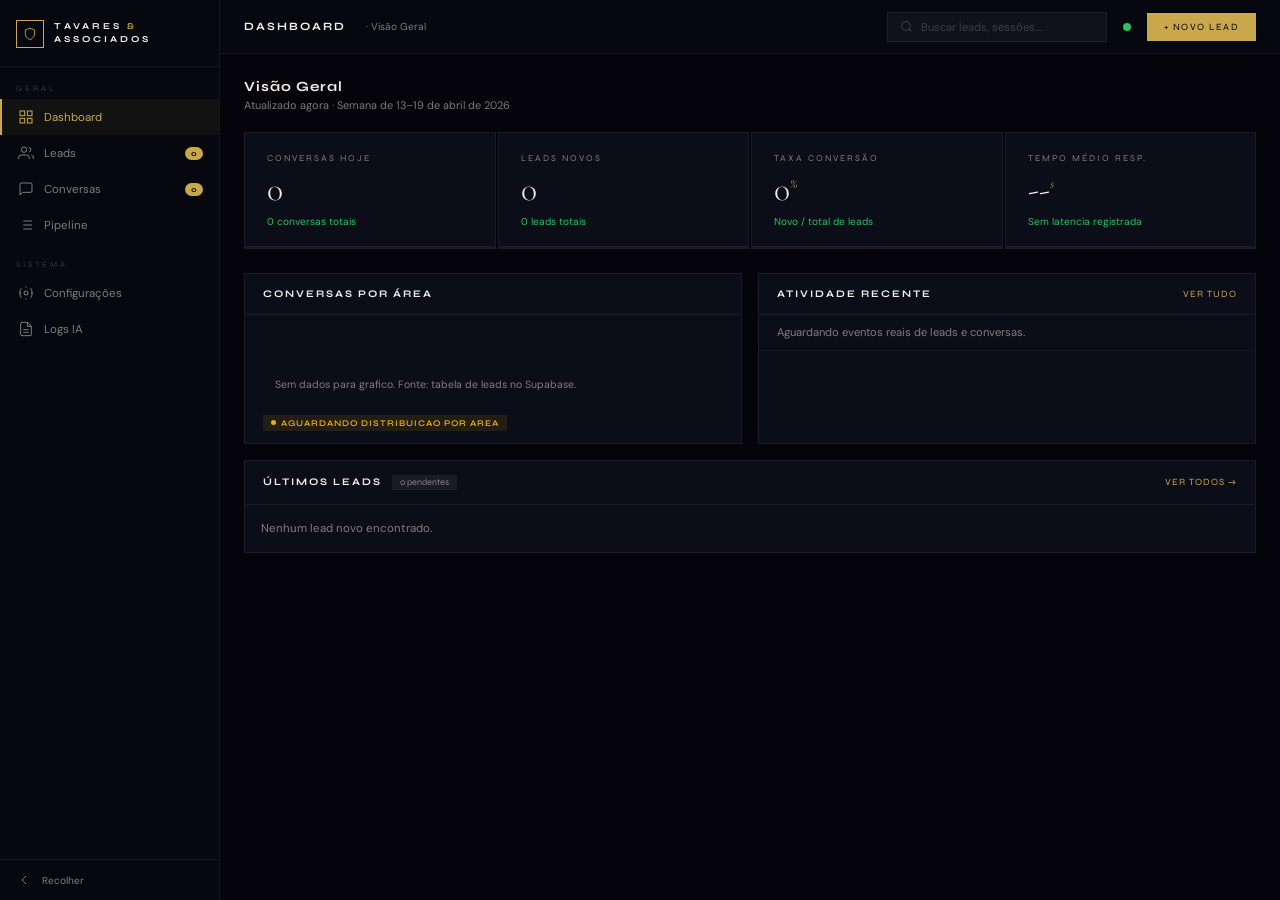
<file: admin/admin-dashboard.html>
<!DOCTYPE html>
<html lang="pt-BR">
<head>
<meta charset="UTF-8">
<meta name="viewport" content="width=device-width, initial-scale=1.0">
<title>Admin — Tavares & Associados</title>
<link href="https://fonts.googleapis.com/css2?family=Syne:wght@400;600;700;800&family=DM+Sans:wght@300;400;500&family=Cormorant+Garamond:ital,wght@0,300;1,300&display=swap" rel="stylesheet">
<link rel="stylesheet" href="../styles/admin.css">
</head>
<body>

<div class="mobile-overlay" id="mobile-overlay" onclick="closeMobileMenu()"></div>

<div class="app">

  <!-- ── SIDEBAR ── -->
  <aside class="sidebar" id="sidebar">
    <div class="sidebar-logo">
      <div class="sidebar-logo-icon">
        <svg width="14" height="14" viewBox="0 0 24 24" fill="none" stroke="#c9a84c" stroke-width="1.5"><path d="M12 22s8-4 8-10V5l-8-3-8 3v7c0 6 8 10 8 10z"/></svg>
      </div>
      <div class="sidebar-logo-text">TAVARES <span>&</span><br>ASSOCIADOS</div>
    </div>

    <div class="sidebar-section-title">Geral</div>
    <div class="nav-item active" onclick="setView('dashboard', this)">
      <svg viewBox="0 0 24 24" fill="none" stroke="currentColor" stroke-width="1.5"><rect x="3" y="3" width="7" height="7"/><rect x="14" y="3" width="7" height="7"/><rect x="14" y="14" width="7" height="7"/><rect x="3" y="14" width="7" height="7"/></svg>
      <span class="nav-item-label">Dashboard</span>
    </div>
    <div class="nav-item" onclick="setView('leads', this)">
      <svg viewBox="0 0 24 24" fill="none" stroke="currentColor" stroke-width="1.5"><path d="M17 21v-2a4 4 0 0 0-4-4H5a4 4 0 0 0-4 4v2"/><circle cx="9" cy="7" r="4"/><path d="M23 21v-2a4 4 0 0 0-3-3.87M16 3.13a4 4 0 0 1 0 7.75"/></svg>
      <span class="nav-item-label">Leads</span>
      <span class="nav-badge" id="badge-leads">7</span>
    </div>
    <div class="nav-item" onclick="setView('conversas', this)">
      <svg viewBox="0 0 24 24" fill="none" stroke="currentColor" stroke-width="1.5"><path d="M21 15a2 2 0 0 1-2 2H7l-4 4V5a2 2 0 0 1 2-2h14a2 2 0 0 1 2 2z"/></svg>
      <span class="nav-item-label">Conversas</span>
      <span class="nav-badge" id="badge-conv">3</span>
    </div>
    <div class="nav-item" onclick="setView('pipeline', this)">
      <svg viewBox="0 0 24 24" fill="none" stroke="currentColor" stroke-width="1.5"><line x1="8" y1="6" x2="21" y2="6"/><line x1="8" y1="12" x2="21" y2="12"/><line x1="8" y1="18" x2="21" y2="18"/><line x1="3" y1="6" x2="3.01" y2="6"/><line x1="3" y1="12" x2="3.01" y2="12"/><line x1="3" y1="18" x2="3.01" y2="18"/></svg>
      <span class="nav-item-label">Pipeline</span>
    </div>

    <div class="sidebar-section-title">Sistema</div>
    <div class="nav-item" onclick="setView('configuracoes', this)">
      <svg viewBox="0 0 24 24" fill="none" stroke="currentColor" stroke-width="1.5"><circle cx="12" cy="12" r="3"/><path d="M19.07 4.93A10 10 0 0 1 21 12a10 10 0 0 1-1.93 7.07M4.93 4.93A10 10 0 0 0 3 12a10 10 0 0 0 1.93 7.07M12 2v2m0 16v2M2 12h2m16 0h2"/></svg>
      <span class="nav-item-label">Configurações</span>
    </div>
    <div class="nav-item" onclick="setView('logs', this)">
      <svg viewBox="0 0 24 24" fill="none" stroke="currentColor" stroke-width="1.5"><path d="M14 2H6a2 2 0 0 0-2 2v16a2 2 0 0 0 2 2h12a2 2 0 0 0 2-2V8z"/><polyline points="14 2 14 8 20 8"/><line x1="16" y1="13" x2="8" y2="13"/><line x1="16" y1="17" x2="8" y2="17"/></svg>
      <span class="nav-item-label">Logs IA</span>
    </div>

    <div class="sidebar-spacer"></div>

    <div class="sidebar-toggle" onclick="toggleSidebar()">
      <svg width="16" height="16" viewBox="0 0 24 24" fill="none" stroke="currentColor" stroke-width="1.5"><path d="M15 18l-6-6 6-6"/></svg>
      <span class="sidebar-toggle-label" style="font-size:0.72rem">Recolher</span>
    </div>
  </aside>

  <!-- ── MAIN ── -->
  <div class="main">

    <!-- TOPBAR -->
    <header class="topbar">
      <button class="mobile-menu-btn" id="mobile-menu-btn" onclick="openMobileMenu()">
        <svg width="16" height="16" viewBox="0 0 24 24" fill="none" stroke="currentColor" stroke-width="2"><line x1="3" y1="6" x2="21" y2="6"/><line x1="3" y1="12" x2="21" y2="12"/><line x1="3" y1="18" x2="21" y2="18"/></svg>
      </button>
      <span class="topbar-title" id="topbar-title">Dashboard</span>
      <span class="topbar-subtitle" id="topbar-subtitle">· Visão Geral</span>
      <div class="topbar-spacer"></div>
      <div class="topbar-search">
        <svg width="13" height="13" viewBox="0 0 24 24" fill="none" stroke="currentColor" stroke-width="2"><circle cx="11" cy="11" r="8"/><path d="m21 21-4.35-4.35"/></svg>
        <input type="text" placeholder="Buscar leads, sessões...">
      </div>
      <div class="topbar-dot" title="n8n conectado"></div>
      <button class="topbar-btn primary" onclick="setView('leads', document.querySelector('[onclick*=leads]'))">+ Novo Lead</button>
    </header>

    <!-- ── CONTENT ── -->
    <div class="content">

      <!-- ════ DASHBOARD ════ -->
      <div class="view active" id="view-dashboard">
        <div class="page-header">
          <h1>Visão Geral</h1>
          <p>Atualizado agora · Semana de 13–19 de abril de 2026</p>
        </div>

        <div class="stats-row">
          <div class="stat-card">
            <div class="stat-card-label">Conversas Hoje</div>
            <div class="stat-card-value" id="stat-conversas-hoje">0</div>
            <div class="stat-card-delta delta-up" id="stat-conversas-delta">Fonte: conversas reais</div>
            <div class="stat-card-bar"><div class="stat-card-bar-fill" id="stat-conversas-fill" style="width:0%"></div></div>
          </div>
          <div class="stat-card">
            <div class="stat-card-label">Leads Novos</div>
            <div class="stat-card-value" id="stat-leads-novos">0</div>
            <div class="stat-card-delta delta-up" id="stat-leads-delta">Fonte: Supabase leads</div>
            <div class="stat-card-bar"><div class="stat-card-bar-fill" id="stat-leads-fill" style="width:0%"></div></div>
          </div>
          <div class="stat-card">
            <div class="stat-card-label">Taxa Conversão</div>
            <div class="stat-card-value" id="stat-taxa-conversao">0<sup>%</sup></div>
            <div class="stat-card-delta delta-up" id="stat-taxa-delta">Novo / total de leads</div>
            <div class="stat-card-bar"><div class="stat-card-bar-fill" id="stat-taxa-fill" style="width:0%"></div></div>
          </div>
          <div class="stat-card">
            <div class="stat-card-label">Tempo Médio Resp.</div>
            <div class="stat-card-value" id="stat-tempo-medio">--<sup>s</sup></div>
            <div class="stat-card-delta delta-up" id="stat-tempo-delta">Fonte: logs reais</div>
            <div class="stat-card-bar"><div class="stat-card-bar-fill" id="stat-tempo-fill" style="width:0%"></div></div>
          </div>
        </div>

        <div class="grid-2" style="margin-bottom:16px">
          <div class="card">
            <div class="card-header">
              <span class="card-title">Conversas por Área</span>
            </div>
            <div class="bar-chart" id="bar-chart"></div>
            <div id="area-distribution-legend" style="display:flex;gap:4px;padding:0 18px 12px;flex-wrap:wrap"></div>
          </div>

          <div class="card">
            <div class="card-header">
              <span class="card-title">Atividade Recente</span>
              <button class="card-action">Ver tudo</button>
            </div>
            <div id="activity-feed"></div>
          </div>
        </div>

        <div class="card">
          <div class="card-header">
            <span class="card-title">Últimos Leads</span>
            <span class="card-count" id="leads-count">7 pendentes</span>
            <button class="card-action" onclick="setView('leads', document.querySelector('[onclick*=leads]'))">Ver todos →</button>
          </div>
          <div class="table-wrap">
            <table id="leads-table-mini"></table>
          </div>
        </div>
      </div>

      <!-- ════ LEADS ════ -->
      <div class="view" id="view-leads">
        <div class="page-header">
          <h1>Leads</h1>
          <p>Contatos capturados pelo assistente de IA do site</p>
        </div>
        <div class="card">
          <div class="card-header">
            <span class="card-title">Todos os Leads</span>
            <span class="card-count" id="leads-full-count"></span>
            <div style="margin-left:auto;display:flex;gap:8px">
              <select id="filter-area" onchange="renderLeadsTable()" style="background:var(--panel);border:1px solid var(--border);color:var(--white-dim);padding:5px 10px;font-family:'DM Sans',sans-serif;font-size:0.75rem;outline:none;cursor:pointer">
                <option value="">Todas as áreas</option>
                <option value="empresarial">Empresarial</option>
                <option value="tributario">Tributário</option>
                <option value="trabalhista">Trabalhista</option>
                <option value="familia">Família</option>
                <option value="compliance">Compliance</option>
              </select>
              <select id="filter-status" onchange="renderLeadsTable()" style="background:var(--panel);border:1px solid var(--border);color:var(--white-dim);padding:5px 10px;font-family:'DM Sans',sans-serif;font-size:0.75rem;outline:none;cursor:pointer">
                <option value="">Todos os status</option>
                <option value="novo">Novo</option>
                <option value="contatado">Contatado</option>
                <option value="qualificado">Qualificado</option>
                <option value="perdido">Perdido</option>
              </select>
            </div>
          </div>
          <div class="table-wrap">
            <table id="leads-table-full"></table>
          </div>
        </div>
      </div>

      <!-- ════ CONVERSAS ════ -->
      <div class="view" id="view-conversas">
        <div class="page-header">
          <h1>Conversas</h1>
          <p>Histórico completo de sessões do chat com IA</p>
        </div>
        <div class="grid-3">
          <div class="card" style="overflow:hidden">
            <div class="card-header">
              <span class="card-title">Sessões</span>
              <span class="card-count" id="conv-count-header">0 hoje</span>
            </div>
            <div class="conv-list" id="conv-list"></div>
          </div>
          <div class="card" id="conv-detail-card">
            <div class="card-header">
              <span class="card-title" id="conv-detail-title">Selecione uma conversa</span>
            </div>
            <div id="conv-detail-body" style="padding:18px;color:var(--white-dim);font-size:0.8rem">
              Clique em uma conversa à esquerda para visualizar o histórico completo.
            </div>
          </div>
        </div>
      </div>

      <!-- ════ PIPELINE ════ -->
      <div class="view" id="view-pipeline">
        <div class="page-header">
          <h1>Pipeline de Leads</h1>
          <p>Funil de conversão do atendimento IA para consulta presencial</p>
        </div>
        <div class="card">
          <div class="pipeline" id="pipeline-board"></div>
        </div>
      </div>

      <!-- ════ CONFIGURAÇÕES ════ -->
      <div class="view" id="view-configuracoes">
        <div class="page-header">
          <h1>Configurações</h1>
          <p>Integração com n8n, Supabase e notificações</p>
        </div>
        <div class="settings-grid">
          <div>
            <div class="card" style="padding:18px">
              <div class="settings-section-title">Agente IA</div>
              <div class="settings-row">
                <div class="settings-info">
                  <div class="settings-label">Chave Anthropic (Claude)</div>
                  <div class="settings-desc">API key para o modelo claude-opus-4-6</div>
                </div>
              </div>
              <input type="password" class="settings-input" placeholder="sk-ant-xxxxxxxx" style="margin-bottom:10px">
              <div class="settings-row">
                <div class="settings-info">
                  <div class="settings-label">Modelo</div>
                  <div class="settings-desc">Modelo padrão utilizado no agente</div>
                </div>
              </div>
              <input type="text" class="settings-input" value="claude-opus-4-6" style="margin-bottom:10px">
              <div class="settings-row">
                <div class="settings-info">
                  <div class="settings-label">Agente IA ativo</div>
                  <div class="settings-desc">Liga ou desliga o assistente no site</div>
                </div>
                <div class="settings-control"><div class="toggle on" onclick="this.classList.toggle('on')"></div></div>
              </div>
              <div class="settings-row">
                <div class="settings-info">
                  <div class="settings-label">Modo urgência automático</div>
                  <div class="settings-desc">Detecta e notifica urgências automaticamente</div>
                </div>
                <div class="settings-control"><div class="toggle on" onclick="this.classList.toggle('on')"></div></div>
              </div>
            </div>
          </div>
          <div>
            <div class="card" style="padding:18px">
              <div class="settings-section-title">Infraestrutura</div>
              <div class="settings-row">
                <div class="settings-info">
                  <div class="settings-label">URL do Webhook n8n</div>
                  <div class="settings-desc">Endpoint que recebe as mensagens do chat</div>
                </div>
              </div>
              <input type="text" class="settings-input" placeholder="https://seu-n8n.com/webhook/..." style="margin-bottom:10px">
              <div class="settings-row">
                <div class="settings-info">
                  <div class="settings-label">Supabase URL</div>
                  <div class="settings-desc">Projeto para salvar formulários de lead captados no chat</div>
                </div>
              </div>
              <input type="text" class="settings-input" placeholder="https://seu-projeto.supabase.co" style="margin-bottom:10px">
              <div class="settings-row">
                <div class="settings-info">
                  <div class="settings-label">Tabela de Leads</div>
                  <div class="settings-desc">Nome da tabela no Supabase para inserção via chat</div>
                </div>
              </div>
              <input type="text" class="settings-input" placeholder="chat_leads" style="margin-bottom:10px">
              <div class="settings-row">
                <div class="settings-info">
                  <div class="settings-label">E-mail de Plantão</div>
                  <div class="settings-desc">Recebe alertas de urgência 24h</div>
                </div>
              </div>
              <input type="email" class="settings-input" placeholder="plantao@tavaresadv.com.br" style="margin-bottom:16px">
              <button class="settings-save">Salvar Configurações</button>
            </div>
          </div>
          <div>
            <div class="card" style="padding:18px">
              <div class="settings-section-title">Notificações</div>
              <div class="settings-row">
                <div class="settings-info">
                  <div class="settings-label">E-mail para novos leads</div>
                  <div class="settings-desc">Notificação imediata a cada lead captado</div>
                </div>
                <div class="settings-control"><div class="toggle on" onclick="this.classList.toggle('on')"></div></div>
              </div>
              <div class="settings-row">
                <div class="settings-info">
                  <div class="settings-label">Alerta de urgência</div>
                  <div class="settings-desc">E-mail ao plantão quando urgência detectada</div>
                </div>
                <div class="settings-control"><div class="toggle on" onclick="this.classList.toggle('on')"></div></div>
              </div>
              <div class="settings-row">
                <div class="settings-info">
                  <div class="settings-label">Relatório semanal</div>
                  <div class="settings-desc">Resumo de métricas toda segunda-feira</div>
                </div>
                <div class="settings-control"><div class="toggle" onclick="this.classList.toggle('on')"></div></div>
              </div>
            </div>
          </div>
          <div>
            <div class="card" style="padding:18px">
              <div class="settings-section-title">Status dos Serviços</div>
              <div class="settings-row">
                <div class="settings-info"><div class="settings-label">n8n Webhook</div></div>
                <span class="badge badge-green"><span class="badge-dot"></span>Online</span>
              </div>
              <div class="settings-row">
                <div class="settings-info"><div class="settings-label">Supabase DB</div></div>
                <span class="badge badge-yellow"><span class="badge-dot"></span>Configurar</span>
              </div>
              <div class="settings-row">
                <div class="settings-info"><div class="settings-label">Captura de Forms</div></div>
                <span class="badge badge-yellow"><span class="badge-dot"></span>Configurar</span>
              </div>
              <div class="settings-row">
                <div class="settings-info"><div class="settings-label">Claude API</div></div>
                <span class="badge badge-yellow"><span class="badge-dot"></span>Aguardando key</span>
              </div>
              <div class="settings-row">
                <div class="settings-info"><div class="settings-label">SMTP E-mail</div></div>
                <span class="badge badge-red"><span class="badge-dot"></span>Offline</span>
              </div>
            </div>
          </div>
        </div>
      </div>

      <!-- ════ LOGS ════ -->
      <div class="view" id="view-logs">
        <div class="page-header">
          <h1>Logs da IA</h1>
          <p>Registro de todas as interações do agente — tokens, intenções e RAG</p>
        </div>
        <div class="card">
          <div class="card-header">
            <span class="card-title">Log de Auditoria</span>
            <span class="card-count" id="logs-count"></span>
          </div>
          <div class="table-wrap">
            <table id="logs-table"></table>
          </div>
        </div>
      </div>

    </div><!-- /content -->
  </div><!-- /main -->
</div><!-- /app -->

<script src="../config.js"></script>
<script src="../scripts/admin.js"></script>
</body>
</html>
</file>
<file: styles/index.css>
*, *::before, *::after { margin: 0; padding: 0; box-sizing: border-box; }

  :root {
    --gold: #c9a84c;
    --gold-light: #e8c96a;
    --gold-dim: #8a6a28;
    --black: #04040a;
    --deep: #07080f;
    --panel: #0b0d18;
    --white: #f2efe9;
    --white-dim: rgba(242,239,233,0.52);
    --glow-gold: 0 0 40px rgba(201,168,76,0.3);
  }

  html { scroll-behavior: smooth; overflow-x: hidden; }
  body { background: var(--black); color: var(--white); font-family: 'DM Sans', sans-serif; overflow-x: hidden; }



  /* NAV */
  nav { position: fixed; top: 0; left: 0; right: 0; z-index: 200; padding: 30px 64px; display: flex; align-items: center; justify-content: space-between; transition: backdrop-filter 0.5s, background 0.5s, padding 0.4s; }
  nav.scrolled { backdrop-filter: blur(28px); background: rgba(4,4,10,0.9); padding: 18px 64px; border-bottom: 1px solid rgba(201,168,76,0.1); }
  .nav-logo { display: flex; align-items: center; gap: 14px; text-decoration: none; color: var(--white); }
  .nav-logo-icon { width: 34px; height: 34px; border: 1px solid var(--gold); display: flex; align-items: center; justify-content: center; flex-shrink: 0; }
  .nav-logo-text { font-family: 'Syne', sans-serif; font-size: 0.76rem; letter-spacing: 4px; text-transform: uppercase; font-weight: 700; line-height: 1.35; }
  .nav-logo-text span { color: var(--gold); }
  .nav-links { display: flex; gap: 44px; list-style: none; }
  .nav-links a { font-size: 0.74rem; letter-spacing: 2px; text-transform: uppercase; color: var(--white-dim); text-decoration: none; transition: color 0.3s; position: relative; }
  .nav-links a::after { content: ''; position: absolute; bottom: -4px; left: 0; right: 0; height: 1px; background: var(--gold); transform: scaleX(0); transition: transform 0.3s; }
  .nav-links a:hover { color: var(--white); }
  .nav-links a:hover::after { transform: scaleX(1); }
  .nav-cta { padding: 10px 26px; border: 1px solid var(--gold); color: var(--gold); font-family: 'Syne', sans-serif; font-size: 0.7rem; letter-spacing: 2px; text-transform: uppercase; text-decoration: none; transition: all 0.3s; position: relative; overflow: hidden; }
  .nav-cta::before { content: ''; position: absolute; inset: 0; background: var(--gold); transform: scaleX(0); transform-origin: left; transition: transform 0.3s; z-index: -1; }
  .nav-cta:hover { color: var(--black); }
  .nav-cta:hover::before { transform: scaleX(1); }

  /* HAMBURGER */
  .nav-hamburger { display: none; flex-direction: column; justify-content: center; gap: 5px; width: 40px; height: 40px; background: none; border: 1px solid rgba(201,168,76,0.25); cursor: pointer; padding: 9px 10px; transition: border-color 0.3s; flex-shrink: 0; }
  .nav-hamburger:hover { border-color: var(--gold); }
  .nav-hamburger span { display: block; height: 1.5px; background: var(--white); border-radius: 2px; transition: transform 0.35s, opacity 0.35s, width 0.35s; transform-origin: center; }
  .nav-hamburger span:nth-child(3) { width: 65%; }
  .nav-hamburger.active span:nth-child(1) { transform: translateY(6.5px) rotate(45deg); }
  .nav-hamburger.active span:nth-child(2) { opacity: 0; transform: scaleX(0); }
  .nav-hamburger.active span:nth-child(3) { width: 100%; transform: translateY(-6.5px) rotate(-45deg); }

  /* MOBILE DRAWER */
  .nav-drawer {
    position: fixed; top: 0; left: 0; right: 0; bottom: 0; z-index: 190;
    background: rgba(4,4,10,0.97);
    backdrop-filter: blur(20px);
    display: flex; flex-direction: column;
    justify-content: center; align-items: center; gap: 0;
    transform: translateX(100%);
    transition: transform 0.45s cubic-bezier(0.77,0,0.175,1);
    border-left: 1px solid rgba(201,168,76,0.1);
  }
  .nav-drawer.open { transform: translateX(0); }
  .nav-drawer::before {
    content: ''; position: absolute; top: 0; left: 0; right: 0; height: 1px;
    background: linear-gradient(90deg, transparent, var(--gold), transparent);
  }
  .drawer-links { list-style: none; text-align: center; width: 100%; }
  .drawer-links li { border-bottom: 1px solid rgba(255,255,255,0.04); }
  .drawer-links a {
    display: block; padding: 22px 40px;
    font-family: 'Cormorant Garamond', serif; font-size: 2rem; font-weight: 300;
    color: var(--white-dim); text-decoration: none; letter-spacing: 1px;
    transition: color 0.3s, padding-left 0.3s;
  }
  .drawer-links a:hover { color: var(--gold); padding-left: 56px; }
  .drawer-cta {
    margin-top: 40px; padding: 16px 52px;
    border: 1px solid var(--gold); color: var(--gold);
    font-family: 'Syne', sans-serif; font-size: 0.78rem;
    letter-spacing: 3px; text-transform: uppercase; text-decoration: none;
    transition: all 0.3s; position: relative; overflow: hidden;
  }
  .drawer-cta::before { content: ''; position: absolute; inset: 0; background: var(--gold); transform: scaleX(0); transform-origin: left; transition: transform 0.3s; z-index: -1; }
  .drawer-cta:hover { color: var(--black); }
  .drawer-cta:hover::before { transform: scaleX(1); }
  .drawer-socials { margin-top: 32px; display: flex; gap: 16px; }
  .drawer-social { font-family: 'Syne', sans-serif; font-size: 0.6rem; letter-spacing: 2px; color: var(--white-dim); text-decoration: none; transition: color 0.3s; text-transform: uppercase; }
  .drawer-social:hover { color: var(--gold); }

  /* HERO */
  .hero { position: relative; z-index: 1; height: 100vh; min-height: 720px; display: flex; align-items: center; justify-content: center; flex-direction: column; text-align: center; overflow: hidden; }

  /* Architectural lines — no orbs */
  .hero-deco { position: absolute; inset: 0; pointer-events: none; overflow: hidden; }
  .hero-deco-v { position: absolute; top: 0; height: 100%; width: 1px; background: linear-gradient(to bottom, transparent, rgba(201,168,76,0.12), transparent); }
  .hero-deco-v:nth-child(1) { left: 14%; animation: vline 5s ease-in-out infinite; }
  .hero-deco-v:nth-child(2) { left: 28%; animation: vline 5s 1s ease-in-out infinite; }
  .hero-deco-v:nth-child(3) { right: 28%; animation: vline 5s 2s ease-in-out infinite; }
  .hero-deco-v:nth-child(4) { right: 14%; animation: vline 5s 3s ease-in-out infinite; }
  .hero-deco-h { position: absolute; height: 1px; left: 0; right: 0; background: linear-gradient(to right, transparent, rgba(201,168,76,0.08), transparent); }
  .hero-deco-h:nth-child(5) { top: 22%; }
  .hero-deco-h:nth-child(6) { bottom: 22%; }
  @keyframes vline { 0%,100%{opacity:.25} 50%{opacity:1} }

  /* Big faint scales SVG in sides */
  .hero-scales { position: absolute; pointer-events: none; opacity: 0.045; }
  .hero-scales-l { left: -60px; top: 50%; transform: translateY(-50%); width: 260px; }
  .hero-scales-r { right: -60px; top: 50%; transform: translateY(-50%) scaleX(-1); width: 260px; }

  .hero-badge { display: inline-flex; align-items: center; gap: 14px; padding: 7px 22px; border: 1px solid rgba(201,168,76,0.22); background: rgba(201,168,76,0.04); font-size: 0.66rem; letter-spacing: 3.5px; text-transform: uppercase; color: var(--gold); margin-bottom: 46px; opacity: 0; animation: fadeUp 1s 0.3s forwards; }
  .hero-badge-line { width: 16px; height: 1px; background: var(--gold); }

  .hero-title { font-family: 'Cormorant Garamond', serif; font-size: clamp(3.8rem, 8vw, 9rem); font-weight: 300; line-height: 0.92; letter-spacing: -1px; color: var(--white); opacity: 0; animation: fadeUp 1.2s 0.5s forwards; }
  .hero-title em { font-style: italic; color: var(--gold); display: block; }
  .hero-title .thin { font-weight: 300; display: block; font-size: 0.4em; letter-spacing: 9px; color: rgba(242,239,233,0.2); font-family: 'Syne', sans-serif; font-style: normal; margin-top: 24px; text-transform: uppercase; }

  .hero-sub { margin-top: 36px; font-size: 1rem; line-height: 1.8; color: var(--white-dim); max-width: 500px; font-weight: 300; opacity: 0; animation: fadeUp 1s 0.8s forwards; }

  .hero-actions { margin-top: 56px; display: flex; gap: 18px; align-items: center; opacity: 0; animation: fadeUp 1s 1.1s forwards; }
  .btn-primary { padding: 16px 52px; background: var(--gold); color: var(--black); font-family: 'Syne', sans-serif; font-size: 0.75rem; letter-spacing: 2.5px; text-transform: uppercase; text-decoration: none; font-weight: 700; transition: all 0.3s; position: relative; overflow: hidden; }
  .btn-primary::after { content: ''; position: absolute; inset: 0; background: var(--gold-light); transform: translateX(-100%); transition: transform 0.4s; }
  .btn-primary:hover::after { transform: translateX(0); }
  .btn-primary span { position: relative; z-index: 1; }
  .btn-ghost { padding: 16px 40px; border: 1px solid rgba(242,239,233,0.2); color: var(--white-dim); font-family: 'Syne', sans-serif; font-size: 0.75rem; letter-spacing: 2.5px; text-transform: uppercase; text-decoration: none; font-weight: 600; transition: all 0.3s; display: flex; align-items: center; gap: 12px; }
  .btn-ghost:hover { border-color: var(--gold); color: var(--gold); }
  .btn-ghost svg { transition: transform 0.3s; }
  .btn-ghost:hover svg { transform: translateX(5px); }

  .hero-scroll { position: absolute; bottom: 48px; left: 50%; transform: translateX(-50%); display: flex; flex-direction: column; align-items: center; gap: 10px; opacity: 0; animation: fadeUp 1s 1.5s forwards; }
  .scroll-line { width: 1px; height: 54px; background: linear-gradient(to bottom, transparent, var(--gold), transparent); animation: sline 2.2s infinite; }
  @keyframes sline { 0%{opacity:0;transform:scaleY(0);transform-origin:top} 50%{opacity:1;transform:scaleY(1)} 100%{opacity:0;transform:scaleY(0);transform-origin:bottom} }
  .scroll-lbl { font-size: 0.57rem; letter-spacing: 4px; text-transform: uppercase; color: var(--white-dim); }

  /* SECTION */
  section { position: relative; z-index: 1; }
  .section-label { font-family: 'Syne', sans-serif; font-size: 0.62rem; letter-spacing: 5px; text-transform: uppercase; color: var(--gold); margin-bottom: 20px; display: flex; align-items: center; gap: 16px; }
  .section-label::before { content: ''; width: 26px; height: 1px; background: var(--gold); }
  .section-title { font-family: 'Cormorant Garamond', serif; font-size: clamp(2.6rem, 4.5vw, 5rem); font-weight: 300; line-height: 1.06; letter-spacing: -0.5px; }

  /* MARQUEE */
  .marquee-wrap { border-top: 1px solid rgba(201,168,76,0.1); border-bottom: 1px solid rgba(201,168,76,0.1); overflow: hidden; padding: 16px 0; background: var(--deep); }
  .marquee-track { display: flex; animation: mscroll 30s linear infinite; white-space: nowrap; width: max-content; }
  .marquee-item { padding: 0 44px; font-family: 'Syne', sans-serif; font-size: 0.68rem; letter-spacing: 3.5px; text-transform: uppercase; color: var(--white-dim); display: flex; align-items: center; gap: 18px; flex-shrink: 0; }
  .marquee-sep { color: var(--gold); opacity: 0.5; font-size: 0.9rem; }
  @keyframes mscroll { from{transform:translateX(0)} to{transform:translateX(-50%)} }

  /* PHILOSOPHY */
  .philosophy { padding: 140px 64px; display: grid; grid-template-columns: 1fr 1fr; gap: 100px; max-width: 1380px; margin: 0 auto; align-items: center; }
  .phil-body { font-size: 1.08rem; line-height: 1.85; color: var(--white-dim); font-weight: 300; margin-top: 30px; }
  .phil-body strong { color: var(--white); font-weight: 400; }
  .phil-quote { margin-top: 44px; padding: 30px 34px; border-left: 2px solid var(--gold); background: rgba(201,168,76,0.03); }
  .phil-quote p { font-family: 'Cormorant Garamond', serif; font-size: 1.28rem; font-style: italic; color: var(--white); line-height: 1.6; font-weight: 300; }
  .phil-quote cite { display: block; margin-top: 14px; font-family: 'Syne', sans-serif; font-size: 0.63rem; letter-spacing: 2.5px; text-transform: uppercase; color: var(--gold); font-style: normal; }
  .phil-card { background: linear-gradient(160deg, #0e1020, #060810); border: 1px solid rgba(201,168,76,0.18); padding: 52px; position: relative; overflow: hidden; box-shadow: 0 60px 120px rgba(0,0,0,0.7); }
  .phil-card::before { content: ''; position: absolute; top: 0; left: 0; right: 0; height: 1px; background: linear-gradient(90deg, transparent, var(--gold), transparent); }
  .phil-card-glow { position: absolute; width: 280px; height: 280px; background: radial-gradient(circle, rgba(201,168,76,0.07) 0%, transparent 70%); border-radius: 50%; top: -80px; right: -80px; pointer-events: none; }
  .phil-card-icon { margin-bottom: 34px; color: var(--gold); opacity: 0.75; }
  .phil-card-title { font-family: 'Cormorant Garamond', serif; font-size: 2.2rem; font-weight: 300; color: var(--white); line-height: 1.2; margin-bottom: 18px; }
  .phil-card-body { font-size: 0.88rem; color: var(--white-dim); line-height: 1.75; font-weight: 300; }
  .phil-card-stats { display: grid; grid-template-columns: 1fr 1fr; gap: 2px; margin-top: 44px; }
  .phil-stat { background: rgba(201,168,76,0.04); border: 1px solid rgba(201,168,76,0.1); padding: 20px 22px; }
  .phil-stat-val { font-family: 'Cormorant Garamond', serif; font-size: 2.8rem; font-weight: 300; color: var(--white); line-height: 1; }
  .phil-stat-val sup { font-size: 1rem; color: var(--gold); font-style: italic; }
  .phil-stat-lbl { font-family: 'Syne', sans-serif; font-size: 0.58rem; letter-spacing: 2px; text-transform: uppercase; color: var(--white-dim); margin-top: 6px; }

  /* AREAS */
  .areas { padding: 120px 64px; background: linear-gradient(180deg, var(--black) 0%, var(--deep) 50%, var(--black) 100%); position: relative; overflow: hidden; }
  .areas-bg-txt { position: absolute; top: 50%; left: 50%; transform: translate(-50%,-50%); font-family: 'Cormorant Garamond', serif; font-size: 18vw; font-weight: 300; -webkit-text-stroke: 1px rgba(201,168,76,0.03); color: transparent; white-space: nowrap; pointer-events: none; user-select: none; }
  .areas-inner { max-width: 1380px; margin: 0 auto; position: relative; z-index: 1; }
  .areas-header { display: grid; grid-template-columns: 1fr 1fr; gap: 60px; margin-bottom: 72px; align-items: end; }
  .areas-desc { font-size: 1rem; line-height: 1.8; color: var(--white-dim); font-weight: 300; }
  .areas-grid { display: grid; grid-template-columns: repeat(3, 1fr); gap: 2px; }
  .area-card { background: var(--panel); padding: 48px 40px; border: 1px solid rgba(255,255,255,0.04); position: relative; overflow: hidden; transition: all 0.4s; }
  .area-card::after { content: ''; position: absolute; bottom: 0; left: 0; right: 0; height: 2px; background: linear-gradient(90deg, var(--gold-dim), var(--gold)); transform: scaleX(0); transition: transform 0.4s; }
  .area-card:hover { background: #0d1122; border-color: rgba(201,168,76,0.14); }
  .area-card:hover::after { transform: scaleX(1); }
  .area-num { font-family: 'Cormorant Garamond', serif; font-size: 0.85rem; color: var(--gold); font-style: italic; margin-bottom: 28px; display: block; }
  .area-icon { width: 50px; height: 50px; border: 1px solid rgba(201,168,76,0.2); display: flex; align-items: center; justify-content: center; margin-bottom: 26px; color: var(--gold); transition: all 0.3s; }
  .area-card:hover .area-icon { background: rgba(201,168,76,0.06); box-shadow: var(--glow-gold); }
  .area-name { font-family: 'Syne', sans-serif; font-size: 1.05rem; font-weight: 700; color: var(--white); margin-bottom: 14px; }
  .area-desc { font-size: 0.87rem; line-height: 1.72; color: var(--white-dim); font-weight: 300; }

  /* STATS */
  .stats-wrap { padding: 0 64px 110px; max-width: 1380px; margin: 0 auto; }
  .stats-grid { display: grid; grid-template-columns: repeat(4, 1fr); gap: 2px; border: 1px solid rgba(201,168,76,0.1); background: rgba(201,168,76,0.05); }
  .stat-cell { background: var(--deep); padding: 52px 36px; position: relative; overflow: hidden; transition: background 0.4s; }
  .stat-cell::before { content: ''; position: absolute; inset: 0; background: linear-gradient(135deg, rgba(201,168,76,0.04), transparent); opacity: 0; transition: opacity 0.4s; }
  .stat-cell:hover { background: var(--panel); }
  .stat-cell:hover::before { opacity: 1; }
  .stat-val { font-family: 'Cormorant Garamond', serif; font-size: 4.2rem; font-weight: 300; color: var(--white); line-height: 1; }
  .stat-val sup { font-size: 1.3rem; color: var(--gold); vertical-align: super; font-style: italic; }
  .stat-lbl { margin-top: 10px; font-size: 0.67rem; letter-spacing: 2.5px; text-transform: uppercase; color: var(--white-dim); font-family: 'Syne', sans-serif; }

  /* TEAM */
  .team { padding: 120px 64px; max-width: 1380px; margin: 0 auto; }
  .team-header { text-align: center; margin-bottom: 72px; }
  .team-grid { display: grid; grid-template-columns: repeat(3, 1fr); gap: 2px; }
  .member-card { background: var(--panel); border: 1px solid rgba(255,255,255,0.04); padding: 52px 40px 44px; position: relative; overflow: hidden; transition: all 0.4s; }
  .member-card:hover { border-color: rgba(201,168,76,0.18); background: #0d1120; }
  .member-avatar { width: 70px; height: 70px; border: 1px solid rgba(201,168,76,0.3); background: linear-gradient(135deg, #1a1206, #0c0e1a); display: flex; align-items: center; justify-content: center; font-family: 'Cormorant Garamond', serif; font-size: 1.8rem; font-style: italic; color: var(--gold); margin-bottom: 28px; }
  .member-name { font-family: 'Cormorant Garamond', serif; font-size: 1.6rem; font-weight: 300; color: var(--white); margin-bottom: 6px; }
  .member-role { font-family: 'Syne', sans-serif; font-size: 0.6rem; letter-spacing: 3px; text-transform: uppercase; color: var(--gold); margin-bottom: 20px; }
  .member-bio { font-size: 0.86rem; line-height: 1.72; color: var(--white-dim); font-weight: 300; padding-top: 20px; border-top: 1px solid rgba(255,255,255,0.06); }
  .member-line { position: absolute; bottom: 0; left: 0; right: 0; height: 2px; background: linear-gradient(90deg, transparent, var(--gold), transparent); transform: scaleX(0); transition: transform 0.4s; }
  .member-card:hover .member-line { transform: scaleX(1); }

  /* TESTIMONIALS */
  .testimonials { padding: 120px 64px; background: var(--deep); border-top: 1px solid rgba(201,168,76,0.08); border-bottom: 1px solid rgba(201,168,76,0.08); }
  .testi-inner { max-width: 1380px; margin: 0 auto; }
  .testi-header { display: flex; justify-content: space-between; align-items: flex-end; margin-bottom: 64px; }
  .testi-grid { display: grid; grid-template-columns: repeat(3, 1fr); gap: 2px; }
  .testi-card { background: var(--panel); padding: 48px 40px; border: 1px solid rgba(255,255,255,0.04); position: relative; transition: all 0.4s; }
  .testi-card:hover { border-color: rgba(201,168,76,0.14); background: #0e1120; }
  .testi-q { font-family: 'Cormorant Garamond', serif; font-size: 3.2rem; line-height: 0.8; color: var(--gold); opacity: 0.25; margin-bottom: 18px; display: block; }
  .testi-text { font-size: 0.97rem; line-height: 1.78; color: var(--white-dim); font-weight: 300; font-style: italic; }
  .testi-author { margin-top: 32px; display: flex; align-items: center; gap: 16px; padding-top: 24px; border-top: 1px solid rgba(255,255,255,0.06); }
  .testi-av { width: 42px; height: 42px; border-radius: 50%; background: linear-gradient(135deg, var(--gold-dim), #1a0e02); border: 1px solid rgba(201,168,76,0.3); display: flex; align-items: center; justify-content: center; font-family: 'Cormorant Garamond', serif; font-size: 1.1rem; color: var(--gold); font-style: italic; }
  .testi-name { font-family: 'Syne', sans-serif; font-size: 0.82rem; font-weight: 700; color: var(--white); }
  .testi-role { font-size: 0.7rem; color: var(--white-dim); margin-top: 2px; }
  .testi-stars { position: absolute; top: 28px; right: 28px; color: var(--gold); font-size: 0.65rem; letter-spacing: 2px; }

  /* CTA */
  .cta-section { padding: 160px 64px; text-align: center; position: relative; overflow: hidden; }
  .cta-bg { position: absolute; inset: 0; background: radial-gradient(ellipse at 50% 50%, rgba(201,168,76,0.06) 0%, transparent 68%); pointer-events: none; }
  .cta-grid { position: absolute; inset: 0; background-image: linear-gradient(rgba(201,168,76,0.03) 1px, transparent 1px), linear-gradient(90deg, rgba(201,168,76,0.03) 1px, transparent 1px); background-size: 70px 70px; pointer-events: none; mask-image: radial-gradient(ellipse at center, black 35%, transparent 72%); }
  .cta-inner { position: relative; z-index: 1; max-width: 860px; margin: 0 auto; }
  .cta-title { font-family: 'Cormorant Garamond', serif; font-size: clamp(3.2rem, 5.5vw, 6.5rem); font-weight: 300; line-height: 1; color: var(--white); margin-bottom: 24px; }
  .cta-title em { font-style: italic; color: var(--gold); }
  .cta-sub { font-size: 1rem; color: var(--white-dim); font-weight: 300; line-height: 1.75; margin-bottom: 56px; max-width: 480px; margin-left: auto; margin-right: auto; }
  .cta-form { display: flex; max-width: 460px; margin: 0 auto; border: 1px solid rgba(201,168,76,0.25); }
  .cta-input { flex: 1; padding: 17px 22px; background: rgba(255,255,255,0.03); border: none; color: var(--white); font-family: 'DM Sans', sans-serif; font-size: 0.9rem; outline: none; }
  .cta-input::placeholder { color: rgba(242,239,233,0.28); }
  .cta-btn { padding: 17px 26px; background: var(--gold); border: none; color: var(--black); font-family: 'Syne', sans-serif; font-size: 0.68rem; letter-spacing: 2px; text-transform: uppercase; font-weight: 700; cursor: pointer; transition: background 0.3s; white-space: nowrap; }
  .cta-btn:hover { background: var(--gold-light); }
  .cta-note { margin-top: 18px; font-size: 0.72rem; color: rgba(242,239,233,0.22); }

  /* FOOTER */
  footer { border-top: 1px solid rgba(201,168,76,0.1); padding: 80px 64px 44px; position: relative; z-index: 1; }
  .footer-top { display: grid; grid-template-columns: 1.6fr 1fr 1fr 1fr; gap: 60px; margin-bottom: 64px; }
  .footer-brand { font-family: 'Syne', sans-serif; font-size: 0.72rem; letter-spacing: 4px; text-transform: uppercase; font-weight: 700; margin-bottom: 16px; }
  .footer-brand span { color: var(--gold); }
  .footer-tagline { font-size: 0.86rem; color: var(--white-dim); line-height: 1.75; font-weight: 300; max-width: 260px; margin-bottom: 28px; }
  .footer-oab { display: inline-flex; align-items: center; gap: 10px; padding: 8px 16px; border: 1px solid rgba(201,168,76,0.2); font-family: 'Syne', sans-serif; font-size: 0.6rem; letter-spacing: 2.5px; text-transform: uppercase; color: var(--gold); }
  .footer-col-title { font-family: 'Syne', sans-serif; font-size: 0.62rem; letter-spacing: 4px; text-transform: uppercase; color: var(--white); margin-bottom: 22px; }
  .footer-links { list-style: none; display: flex; flex-direction: column; gap: 12px; }
  .footer-links a { font-size: 0.86rem; color: var(--white-dim); text-decoration: none; transition: color 0.3s; font-weight: 300; }
  .footer-links a:hover { color: var(--gold); }
  .footer-bottom { padding-top: 28px; border-top: 1px solid rgba(255,255,255,0.05); display: flex; justify-content: space-between; align-items: center; }
  .footer-copy { font-size: 0.72rem; color: rgba(242,239,233,0.18); }
  .footer-legal { display: flex; gap: 28px; list-style: none; }
  .footer-legal a { font-size: 0.7rem; color: rgba(242,239,233,0.18); text-decoration: none; transition: color 0.3s; }
  .footer-legal a:hover { color: var(--gold); }

  /* REVEAL */
  .reveal { opacity: 0; transform: translateY(36px); transition: opacity 0.8s ease, transform 0.8s ease; }
  .reveal.visible { opacity: 1; transform: translateY(0); }

  @keyframes fadeUp { from{opacity:0;transform:translateY(28px)} to{opacity:1;transform:translateY(0)} }

  /* ── TABLET ── */
  @media (max-width: 1100px) {
    nav { padding: 22px 32px; }
    nav.scrolled { padding: 16px 32px; }
    .nav-links { gap: 28px; }
    .philosophy { gap: 56px; padding: 100px 40px; }
    .areas { padding: 100px 40px; }
    .stats-wrap { padding: 0 40px 90px; }
    .team { padding: 100px 40px; }
    .testimonials { padding: 100px 40px; }
    .cta-section { padding: 120px 40px; }
    footer { padding: 72px 40px 40px; }
  }

  @media (max-width: 900px) {
    nav { padding: 18px 24px; }
    nav.scrolled { padding: 14px 24px; }
    .nav-links { display: none; }
    .nav-cta { display: none; }
    .nav-hamburger { display: flex; }

    /* Hero */
    .hero { min-height: 100svh; padding: 0 24px; }
    .hero-badge { font-size: 0.58rem; letter-spacing: 2.5px; padding: 6px 16px; text-align: center; }
    .hero-title { font-size: clamp(3rem, 10vw, 6rem); letter-spacing: -0.5px; }
    .hero-title .thin { font-size: 0.38em; letter-spacing: 5px; }
    .hero-sub { font-size: 0.95rem; max-width: 380px; }
    .hero-actions { flex-direction: column; gap: 14px; width: 100%; max-width: 320px; }
    .btn-primary { text-align: center; padding: 15px 32px; width: 100%; }
    .btn-ghost { justify-content: center; padding: 14px 32px; width: 100%; }
    .hero-scales-l, .hero-scales-r { width: 160px; opacity: 0.03; }
    .hero-deco-v:nth-child(2), .hero-deco-v:nth-child(3) { display: none; }

    /* Philosophy */
    .philosophy { grid-template-columns: 1fr; padding: 80px 24px; gap: 48px; }
    .phil-card { padding: 36px 28px; }
    .phil-card-stats { grid-template-columns: 1fr 1fr; }

    /* Areas */
    .areas { padding: 80px 24px; }
    .areas-header { grid-template-columns: 1fr; gap: 24px; margin-bottom: 48px; }
    .areas-grid { grid-template-columns: 1fr 1fr; }
    .area-card { padding: 36px 28px; }

    /* Stats */
    .stats-wrap { padding: 0 24px 72px; }
    .stats-grid { grid-template-columns: repeat(2, 1fr); }
    .stat-cell { padding: 36px 28px; }
    .stat-val { font-size: 3.4rem; }

    /* Team */
    .team { padding: 80px 24px; }
    .team-grid { grid-template-columns: 1fr 1fr; gap: 2px; }
    .member-card { padding: 36px 28px 32px; }

    /* Testimonials */
    .testimonials { padding: 80px 24px; }
    .testi-header { flex-direction: column; align-items: flex-start; gap: 20px; margin-bottom: 40px; }
    .testi-grid { grid-template-columns: 1fr; gap: 2px; }
    .testi-card { padding: 36px 28px; }

    /* CTA */
    .cta-section { padding: 100px 24px; }
    .cta-form { flex-direction: column; border: none; gap: 0; }
    .cta-input { border: 1px solid rgba(201,168,76,0.25); padding: 15px 18px; }
    .cta-btn { padding: 15px; margin-top: 2px; }

    /* Footer */
    footer { padding: 60px 24px 36px; }
    .footer-top { grid-template-columns: 1fr 1fr; gap: 36px; }
    .footer-bottom { flex-direction: column; gap: 16px; text-align: center; }
    .footer-legal { justify-content: center; gap: 20px; }
  }

  /* ── MOBILE ── */
  @media (max-width: 600px) {
    .hero-badge { flex-direction: column; gap: 8px; }
    .hero-badge-line { display: none; }
    .hero-title { font-size: clamp(2.8rem, 12vw, 4.2rem); }
    .hero-sub { font-size: 0.9rem; }
    .phil-card-stats { grid-template-columns: 1fr 1fr; }
    .phil-stat-val { font-size: 2.2rem; }
    .areas-grid { grid-template-columns: 1fr; }
    .stats-grid { grid-template-columns: repeat(2, 1fr); }
    .team-grid { grid-template-columns: 1fr; }
    .footer-top { grid-template-columns: 1fr; gap: 32px; }
    .footer-tagline { max-width: 100%; }
    .section-title { font-size: clamp(2.2rem, 8vw, 3.2rem); }
  }

  @media (max-width: 400px) {
    .hero-title { font-size: clamp(2.4rem, 13vw, 3.4rem); }
    .hero-actions { max-width: 100%; }
    .stats-grid { grid-template-columns: 1fr 1fr; }
    .stat-val { font-size: 2.8rem; }
    .phil-card { padding: 28px 20px; }
    .area-card, .member-card, .testi-card { padding: 28px 20px; }
  }

/* Botão flutuante */
  #chat-fab {
    position: fixed; bottom: 28px; right: 28px; z-index: 9000;
    width: 60px; height: 60px;
    background: var(--gold);
    border: none; border-radius: 50%;
    display: flex; align-items: center; justify-content: center;
    cursor: pointer;
    box-shadow: 0 8px 32px rgba(201,168,76,0.45), 0 2px 8px rgba(0,0,0,0.4);
    transition: transform 0.3s, box-shadow 0.3s;
    outline: none;
  }
  #chat-fab:hover {
    transform: scale(1.08);
    box-shadow: 0 12px 40px rgba(201,168,76,0.6), 0 4px 12px rgba(0,0,0,0.4);
  }
  #chat-fab:active { transform: scale(0.96); }

  /* Ícone some quando aberto */
  #chat-fab .fab-icon-chat  { transition: opacity 0.25s, transform 0.25s; }
  #chat-fab.open .fab-icon-chat { opacity: 0; transform: scale(0.4) rotate(90deg); pointer-events: none; }

  /* FAB some completamente quando chat está aberto */
  #chat-fab.open {
    opacity: 0;
    transform: scale(0);
    pointer-events: none;
  }

  /* Pulse ring */
  #chat-fab::before {
    content: '';
    position: absolute; inset: -6px;
    border-radius: 50%;
    border: 2px solid rgba(201,168,76,0.4);
    animation: fab-pulse 2.5s ease-out infinite;
  }
  @keyframes fab-pulse {
    0% { transform: scale(1); opacity: 0.7; }
    100% { transform: scale(1.55); opacity: 0; }
  }

  /* Tooltip */
  #chat-tooltip {
    position: fixed; bottom: 36px; right: 98px; z-index: 8999;
    background: var(--panel);
    border: 1px solid rgba(201,168,76,0.2);
    padding: 10px 16px;
    font-family: 'DM Sans', sans-serif; font-size: 0.82rem;
    color: var(--white); white-space: nowrap;
    box-shadow: 0 8px 32px rgba(0,0,0,0.4);
    opacity: 0; pointer-events: none;
    transform: translateX(8px);
    transition: opacity 0.3s, transform 0.3s;
  }
  #chat-tooltip::after {
    content: '';
    position: absolute; right: -6px; top: 50%;
    transform: translateY(-50%);
    width: 10px; height: 10px;
    background: var(--panel);
    border-top: 1px solid rgba(201,168,76,0.2);
    border-right: 1px solid rgba(201,168,76,0.2);
    clip-path: polygon(0 0, 100% 50%, 0 100%);
  }
  #chat-fab:hover ~ #chat-tooltip,
  #chat-tooltip:hover {
    opacity: 1; transform: translateX(0);
  }
  #chat-tooltip .tooltip-dot {
    display: inline-block; width: 7px; height: 7px;
    background: #22c55e; border-radius: 50;
    margin-right: 7px; animation: dot-blink 1.5s infinite;
    vertical-align: middle;
  }
  @keyframes dot-blink { 0%,100%{opacity:1} 50%{opacity:.3} }

  /* Janela de chat (fallback se Chatwoot não estiver configurado) */
  #chat-window {
    position: fixed; bottom: 100px; right: 28px; z-index: 8998;
    width: 360px; max-height: 520px;
    background: var(--panel);
    border: 1px solid rgba(201,168,76,0.2);
    box-shadow: 0 24px 80px rgba(0,0,0,0.6), 0 0 0 1px rgba(255,255,255,0.03);
    display: flex; flex-direction: column;
    transform: translateY(20px) scale(0.97);
    opacity: 0; pointer-events: none;
    transition: all 0.35s cubic-bezier(0.34,1.3,0.64,1);
  }
  #chat-window.open {
    transform: translateY(0) scale(1);
    opacity: 1; pointer-events: all;
  }
  #chat-window::before {
    content: ''; position: absolute; top: 0; left: 0; right: 0; height: 1px;
    background: linear-gradient(90deg, transparent, var(--gold), transparent);
  }
  .chat-header {
    padding: 20px 20px 16px;
    border-bottom: 1px solid rgba(255,255,255,0.06);
    display: flex; align-items: center; gap: 12px;
  }
  .chat-avatar {
    width: 40px; height: 40px; border-radius: 50%;
    background: linear-gradient(135deg, var(--gold-dim), #0c0e1a);
    border: 1px solid rgba(201,168,76,0.35);
    display: flex; align-items: center; justify-content: center;
    font-family: 'Cormorant Garamond', serif; font-size: 1.1rem;
    color: var(--gold); font-style: italic; flex-shrink: 0;
  }
  .chat-header-info { flex: 1; }
  .chat-header-name {
    font-family: 'Syne', sans-serif; font-size: 0.82rem;
    font-weight: 700; color: var(--white);
  }
  .chat-header-status {
    font-size: 0.68rem; color: #22c55e;
    display: flex; align-items: center; gap: 5px; margin-top: 2px;
  }
  .status-dot { width: 6px; height: 6px; background: #22c55e; border-radius: 50%; animation: dot-blink 1.5s infinite; }
  .chat-messages {
    flex: 1; overflow-y: auto; padding: 20px 16px; display: flex;
    flex-direction: column; gap: 14px; min-height: 240px;
    scrollbar-width: thin; scrollbar-color: rgba(201,168,76,0.2) transparent;
  }
  .msg { max-width: 82%; display: flex; flex-direction: column; gap: 4px; }
  .msg.bot { align-self: flex-start; }
  .msg.user { align-self: flex-end; }
  .msg-bubble {
    padding: 10px 14px; font-size: 0.85rem; line-height: 1.55;
    font-family: 'DM Sans', sans-serif;
  }
  .msg.bot .msg-bubble {
    background: rgba(255,255,255,0.05);
    border: 1px solid rgba(255,255,255,0.07);
    color: var(--white); border-radius: 2px 12px 12px 12px;
  }
  .msg.user .msg-bubble {
    background: rgba(201,168,76,0.12);
    border: 1px solid rgba(201,168,76,0.2);
    color: var(--white); border-radius: 12px 2px 12px 12px;
  }
  .msg-time { font-size: 0.62rem; color: var(--white-dim); padding: 0 4px; }
  .msg.user .msg-time { text-align: right; }

  /* Typing indicator */
  .typing { display: none; align-self: flex-start; }
  .typing.visible { display: flex; }
  .typing-bubble { background: rgba(255,255,255,0.05); border: 1px solid rgba(255,255,255,0.07); padding: 10px 16px; border-radius: 2px 12px 12px 12px; display: flex; gap: 4px; align-items: center; }
  .typing-dot { width: 6px; height: 6px; background: var(--gold); border-radius: 50%; opacity: 0.4; animation: tdot 1.2s infinite; }
  .typing-dot:nth-child(2) { animation-delay: 0.2s; }
  .typing-dot:nth-child(3) { animation-delay: 0.4s; }
  @keyframes tdot { 0%,80%,100%{opacity:.3;transform:scale(1)} 40%{opacity:1;transform:scale(1.2)} }

  .chat-input-wrap {
    padding: 14px 16px;
    border-top: 1px solid rgba(255,255,255,0.06);
    display: flex; gap: 10px; align-items: flex-end;
  }
  #chat-input {
    flex: 1; background: rgba(255,255,255,0.04); border: 1px solid rgba(255,255,255,0.08);
    padding: 10px 14px; color: var(--white); font-family: 'DM Sans', sans-serif;
    font-size: 0.85rem; outline: none; resize: none; max-height: 90px;
    transition: border-color 0.3s; border-radius: 2px;
    scrollbar-width: thin;
  }
  #chat-input:focus { border-color: rgba(201,168,76,0.3); }
  #chat-input::placeholder { color: rgba(242,239,233,0.25); }
  #chat-send {
    width: 38px; height: 38px; flex-shrink: 0;
    background: var(--gold); border: none; cursor: pointer;
    display: flex; align-items: center; justify-content: center;
    transition: background 0.3s; color: var(--black);
    border-radius: 2px;
  }
  #chat-send:hover { background: var(--gold-light); }

  /* X fechar — dentro do header, canto direito */
  #chat-close {
    width: 32px; height: 32px; flex-shrink: 0;
    background: rgba(201,168,76,0.08);
    border: 1px solid rgba(201,168,76,0.2);
    cursor: pointer;
    display: flex; align-items: center; justify-content: center;
    color: var(--gold);
    transition: background 0.25s, transform 0.25s;
    padding: 0;
    border-radius: 2px;
  }
  #chat-close:hover { background: rgba(201,168,76,0.18); transform: rotate(90deg); }

  @media (max-width: 600px) {
    #chat-window { width: calc(100vw - 24px); right: 12px; bottom: 90px; }
    #chat-fab { bottom: 20px; right: 20px; width: 54px; height: 54px; }
  }
</file>
<file: styles/admin.css>
*, *::before, *::after { margin: 0; padding: 0; box-sizing: border-box; }

:root {
  --gold: #c9a84c;
  --gold-light: #e8c96a;
  --gold-dim: rgba(201,168,76,0.15);
  --black: #04040a;
  --deep: #07080f;
  --panel: #0b0d18;
  --surface: #0f1120;
  --border: rgba(255,255,255,0.06);
  --border-gold: rgba(201,168,76,0.18);
  --white: #f2efe9;
  --white-dim: rgba(242,239,233,0.5);
  --white-faint: rgba(242,239,233,0.2);
  --green: #22c55e;
  --red: #ef4444;
  --yellow: #eab308;
  --blue: #3b82f6;
  --sidebar-w: 220px;
}

html, body { height: 100%; background: var(--black); color: var(--white); font-family: 'DM Sans', sans-serif; font-size: 14px; overflow: hidden; }

/* ── LAYOUT ── */
.app { display: flex; height: 100vh; }

/* ── SIDEBAR ── */
.sidebar {
  width: var(--sidebar-w);
  flex-shrink: 0;
  background: var(--deep);
  border-right: 1px solid var(--border);
  display: flex;
  flex-direction: column;
  overflow: hidden;
  transition: width 0.3s;
  z-index: 50;
}
.sidebar.collapsed { width: 56px; }

.sidebar-logo {
  padding: 20px 16px 18px;
  border-bottom: 1px solid var(--border);
  display: flex;
  align-items: center;
  gap: 10px;
  overflow: hidden;
  white-space: nowrap;
}
.sidebar-logo-icon {
  width: 28px; height: 28px; flex-shrink: 0;
  border: 1px solid var(--gold);
  display: flex; align-items: center; justify-content: center;
}
.sidebar-logo-text {
  font-family: 'Syne', sans-serif;
  font-size: 0.65rem;
  letter-spacing: 3px;
  text-transform: uppercase;
  font-weight: 700;
  line-height: 1.4;
  opacity: 1;
  transition: opacity 0.2s;
}
.sidebar-logo-text span { color: var(--gold); }
.sidebar.collapsed .sidebar-logo-text { opacity: 0; pointer-events: none; }

.sidebar-section-title {
  padding: 16px 16px 6px;
  font-size: 0.58rem;
  letter-spacing: 3px;
  text-transform: uppercase;
  color: var(--white-faint);
  font-family: 'Syne', sans-serif;
  white-space: nowrap;
  overflow: hidden;
  transition: opacity 0.2s;
}
.sidebar.collapsed .sidebar-section-title { opacity: 0; }

.nav-item {
  display: flex;
  align-items: center;
  gap: 10px;
  padding: 10px 16px;
  cursor: pointer;
  transition: background 0.2s, color 0.2s;
  color: var(--white-dim);
  user-select: none;
  white-space: nowrap;
  overflow: hidden;
  position: relative;
  border-left: 2px solid transparent;
}
.nav-item:hover { background: rgba(255,255,255,0.04); color: var(--white); }
.nav-item.active {
  color: var(--gold);
  background: rgba(201,168,76,0.06);
  border-left-color: var(--gold);
}
.nav-item svg { flex-shrink: 0; width: 16px; height: 16px; }
.nav-item-label { font-size: 0.82rem; transition: opacity 0.2s; }
.sidebar.collapsed .nav-item-label { opacity: 0; }
.nav-badge {
  margin-left: auto;
  background: var(--gold);
  color: var(--black);
  font-family: 'Syne', sans-serif;
  font-size: 0.55rem;
  font-weight: 700;
  padding: 2px 6px;
  border-radius: 20px;
  transition: opacity 0.2s;
}
.sidebar.collapsed .nav-badge { opacity: 0; }

.sidebar-spacer { flex: 1; }

.sidebar-toggle {
  padding: 12px 16px;
  border-top: 1px solid var(--border);
  display: flex;
  align-items: center;
  gap: 10px;
  cursor: pointer;
  color: var(--white-dim);
  transition: color 0.2s;
  font-size: 0.75rem;
}
.sidebar-toggle:hover { color: var(--white); }
.sidebar-toggle svg { flex-shrink: 0; transition: transform 0.3s; }
.sidebar.collapsed .sidebar-toggle svg { transform: rotate(180deg); }
.sidebar-toggle-label { transition: opacity 0.2s; }
.sidebar.collapsed .sidebar-toggle-label { opacity: 0; }

/* ── MAIN ── */
.main { flex: 1; display: flex; flex-direction: column; overflow: hidden; }

/* ── TOPBAR ── */
.topbar {
  height: 54px;
  flex-shrink: 0;
  background: var(--deep);
  border-bottom: 1px solid var(--border);
  display: flex;
  align-items: center;
  padding: 0 24px;
  gap: 16px;
}
.topbar-title {
  font-family: 'Syne', sans-serif;
  font-size: 0.8rem;
  letter-spacing: 2px;
  text-transform: uppercase;
  font-weight: 700;
  color: var(--white);
}
.topbar-subtitle {
  font-size: 0.72rem;
  color: var(--white-dim);
  margin-left: 4px;
}
.topbar-spacer { flex: 1; }
.topbar-search {
  display: flex;
  align-items: center;
  gap: 8px;
  background: rgba(255,255,255,0.04);
  border: 1px solid var(--border);
  padding: 7px 12px;
  width: 220px;
}
.topbar-search input {
  background: none;
  border: none;
  outline: none;
  color: var(--white);
  font-family: 'DM Sans', sans-serif;
  font-size: 0.8rem;
  width: 100%;
}
.topbar-search input::placeholder { color: var(--white-faint); }
.topbar-search svg { color: var(--white-faint); flex-shrink: 0; }
.topbar-btn {
  padding: 7px 16px;
  border: 1px solid var(--border-gold);
  background: none;
  color: var(--gold);
  font-family: 'Syne', sans-serif;
  font-size: 0.68rem;
  letter-spacing: 1.5px;
  text-transform: uppercase;
  cursor: pointer;
  transition: background 0.2s;
}
.topbar-btn:hover { background: var(--gold-dim); }
.topbar-btn.primary { background: var(--gold); color: var(--black); border-color: var(--gold); }
.topbar-btn.primary:hover { background: var(--gold-light); }
.topbar-dot {
  width: 8px; height: 8px;
  background: var(--green);
  border-radius: 50%;
  animation: pulse-green 2s infinite;
}
@keyframes pulse-green { 0%,100%{opacity:1} 50%{opacity:.4} }

/* ── CONTENT ── */
.content {
  flex: 1;
  overflow-y: auto;
  scrollbar-width: thin;
  scrollbar-color: rgba(201,168,76,0.2) transparent;
}
.view { display: none; padding: 24px; }
.view.active { display: block; }

/* ── GRID DE STATS ── */
.stats-row {
  display: grid;
  grid-template-columns: repeat(4, 1fr);
  gap: 2px;
  margin-bottom: 24px;
}
.stat-card {
  background: var(--panel);
  border: 1px solid var(--border);
  padding: 20px 22px;
  position: relative;
}
.stat-card-label {
  font-size: 0.64rem;
  letter-spacing: 2px;
  text-transform: uppercase;
  color: var(--white-dim);
  font-family: 'Syne', sans-serif;
  margin-bottom: 10px;
}
.stat-card-value {
  font-family: 'Cormorant Garamond', serif;
  font-size: 2.4rem;
  font-weight: 300;
  color: var(--white);
  line-height: 1;
}
.stat-card-value sup { font-size: 1rem; color: var(--gold); font-style: italic; }
.stat-card-delta {
  margin-top: 8px;
  font-size: 0.72rem;
  display: flex;
  align-items: center;
  gap: 4px;
}
.delta-up { color: var(--green); }
.delta-down { color: var(--red); }
.stat-card-bar {
  position: absolute;
  bottom: 0; left: 0; right: 0;
  height: 2px;
  background: var(--border);
}
.stat-card-bar-fill {
  height: 100%;
  background: var(--gold);
  transition: width 1s ease;
}

/* ── GRID PRINCIPAL ── */
.grid-2 { display: grid; grid-template-columns: 1fr 1fr; gap: 16px; margin-bottom: 16px; }
.grid-3 { display: grid; grid-template-columns: 1.6fr 1fr; gap: 16px; }

/* ── CARD ── */
.card {
  background: var(--panel);
  border: 1px solid var(--border);
}
.card-header {
  padding: 14px 18px;
  border-bottom: 1px solid var(--border);
  display: flex;
  align-items: center;
  gap: 10px;
}
.card-title {
  font-family: 'Syne', sans-serif;
  font-size: 0.72rem;
  letter-spacing: 2px;
  text-transform: uppercase;
  font-weight: 700;
  color: var(--white);
}
.card-count {
  background: rgba(255,255,255,0.06);
  padding: 2px 8px;
  font-size: 0.65rem;
  color: var(--white-dim);
  font-family: 'Syne', sans-serif;
}
.card-action {
  margin-left: auto;
  font-size: 0.68rem;
  color: var(--gold);
  cursor: pointer;
  font-family: 'Syne', sans-serif;
  letter-spacing: 1px;
  text-transform: uppercase;
  background: none; border: none;
  transition: opacity 0.2s;
}
.card-action:hover { opacity: 0.7; }

/* ── TABLE ── */
.table-wrap { overflow-x: auto; }
table { width: 100%; border-collapse: collapse; }
thead th {
  padding: 10px 16px;
  text-align: left;
  font-family: 'Syne', sans-serif;
  font-size: 0.6rem;
  letter-spacing: 2px;
  text-transform: uppercase;
  color: var(--white-faint);
  font-weight: 600;
  border-bottom: 1px solid var(--border);
  white-space: nowrap;
}
tbody tr { border-bottom: 1px solid rgba(255,255,255,0.03); transition: background 0.15s; }
tbody tr:hover { background: rgba(255,255,255,0.03); }
tbody tr:last-child { border-bottom: none; }
tbody td { padding: 11px 16px; font-size: 0.82rem; color: var(--white-dim); white-space: nowrap; }
tbody td:first-child { color: var(--white); }
.td-mono { font-family: monospace; font-size: 0.75rem; color: var(--white-faint); }

/* ── BADGES ── */
.badge {
  display: inline-flex;
  align-items: center;
  gap: 5px;
  padding: 3px 8px;
  font-size: 0.62rem;
  font-family: 'Syne', sans-serif;
  letter-spacing: 1px;
  text-transform: uppercase;
  font-weight: 600;
}
.badge-dot { width: 5px; height: 5px; border-radius: 50%; flex-shrink: 0; }
.badge-green  { background: rgba(34,197,94,0.1);  color: var(--green);  }
.badge-green  .badge-dot { background: var(--green); }
.badge-red    { background: rgba(239,68,68,0.1);  color: var(--red);    }
.badge-red    .badge-dot { background: var(--red); }
.badge-yellow { background: rgba(234,179,8,0.1);  color: var(--yellow); }
.badge-yellow .badge-dot { background: var(--yellow); }
.badge-blue   { background: rgba(59,130,246,0.1); color: var(--blue);   }
.badge-blue   .badge-dot { background: var(--blue); }
.badge-gold   { background: rgba(201,168,76,0.1); color: var(--gold);   }
.badge-gold   .badge-dot { background: var(--gold); }

/* ── ÁREA BADGE ── */
.area-pill {
  padding: 2px 8px;
  font-size: 0.62rem;
  font-family: 'Syne', sans-serif;
  letter-spacing: 1px;
  text-transform: uppercase;
  border: 1px solid var(--border);
  color: var(--white-dim);
}

/* ── MINI CHART ── */
.sparkline { display: flex; align-items: flex-end; gap: 3px; height: 36px; padding: 8px 18px 12px; }
.spark-bar { flex: 1; border-radius: 1px 1px 0 0; transition: height 0.6s ease; }

/* ── CONVERSATIONS ── */
.conv-list { }
.conv-item {
  padding: 14px 18px;
  border-bottom: 1px solid var(--border);
  cursor: pointer;
  transition: background 0.15s;
  display: flex;
  gap: 12px;
  align-items: flex-start;
}
.conv-item:hover { background: rgba(255,255,255,0.03); }
.conv-item.selected { background: rgba(201,168,76,0.05); border-left: 2px solid var(--gold); }
.conv-avatar {
  width: 32px; height: 32px; flex-shrink: 0;
  background: linear-gradient(135deg, rgba(201,168,76,0.2), rgba(201,168,76,0.05));
  border: 1px solid var(--border-gold);
  display: flex; align-items: center; justify-content: center;
  font-family: 'Cormorant Garamond', serif;
  font-size: 0.9rem; color: var(--gold); font-style: italic;
}
.conv-body { flex: 1; min-width: 0; }
.conv-name { font-size: 0.82rem; color: var(--white); font-weight: 500; margin-bottom: 3px; }
.conv-preview { font-size: 0.75rem; color: var(--white-dim); overflow: hidden; text-overflow: ellipsis; white-space: nowrap; }
.conv-meta { display: flex; flex-direction: column; align-items: flex-end; gap: 4px; flex-shrink: 0; }
.conv-time { font-size: 0.65rem; color: var(--white-faint); }
.conv-unread { width: 16px; height: 16px; background: var(--gold); border-radius: 50%; display: flex; align-items: center; justify-content: center; font-size: 0.55rem; color: var(--black); font-family: 'Syne', sans-serif; font-weight: 700; }

/* ── CHAT PANEL ── */
.chat-panel { display: flex; flex-direction: column; height: 480px; }
.chat-panel-header {
  padding: 14px 18px;
  border-bottom: 1px solid var(--border);
  display: flex; align-items: center; gap: 12px;
}
.chat-panel-messages {
  flex: 1;
  overflow-y: auto;
  padding: 16px;
  display: flex;
  flex-direction: column;
  gap: 12px;
  scrollbar-width: thin;
  scrollbar-color: rgba(201,168,76,0.15) transparent;
}
.cp-msg { max-width: 80%; }
.cp-msg.bot { align-self: flex-start; }
.cp-msg.user { align-self: flex-end; }
.cp-bubble {
  padding: 9px 13px;
  font-size: 0.8rem;
  line-height: 1.55;
}
.cp-msg.bot .cp-bubble { background: rgba(255,255,255,0.05); border: 1px solid var(--border); }
.cp-msg.user .cp-bubble { background: rgba(201,168,76,0.1); border: 1px solid var(--border-gold); }
.cp-time { font-size: 0.6rem; color: var(--white-faint); margin-top: 4px; padding: 0 3px; }
.cp-msg.user .cp-time { text-align: right; }
.chat-panel-footer {
  padding: 12px 16px;
  border-top: 1px solid var(--border);
  display: flex; gap: 8px; align-items: center;
}
.chat-reply-input {
  flex: 1;
  background: rgba(255,255,255,0.04);
  border: 1px solid var(--border);
  padding: 8px 12px;
  color: var(--white);
  font-family: 'DM Sans', sans-serif;
  font-size: 0.8rem;
  outline: none;
}
.chat-reply-input:focus { border-color: var(--border-gold); }
.chat-reply-input::placeholder { color: var(--white-faint); }
.chat-send-btn {
  padding: 8px 14px;
  background: var(--gold);
  border: none;
  color: var(--black);
  font-family: 'Syne', sans-serif;
  font-size: 0.65rem;
  letter-spacing: 1.5px;
  text-transform: uppercase;
  font-weight: 700;
  cursor: pointer;
  transition: background 0.2s;
}
.chat-send-btn:hover { background: var(--gold-light); }

/* ── LEAD DETAIL ── */
.lead-detail { padding: 18px; }
.ld-row { display: flex; gap: 8px; margin-bottom: 8px; align-items: flex-start; }
.ld-label { font-size: 0.62rem; letter-spacing: 2px; text-transform: uppercase; color: var(--white-faint); font-family: 'Syne', sans-serif; min-width: 90px; padding-top: 1px; }
.ld-value { font-size: 0.82rem; color: var(--white); }
.ld-divider { height: 1px; background: var(--border); margin: 14px 0; }
.ld-actions { display: flex; gap: 8px; flex-wrap: wrap; }
.ld-btn {
  padding: 7px 14px;
  border: 1px solid var(--border);
  background: none;
  color: var(--white-dim);
  font-family: 'Syne', sans-serif;
  font-size: 0.62rem;
  letter-spacing: 1.5px;
  text-transform: uppercase;
  cursor: pointer;
  transition: all 0.2s;
}
.ld-btn:hover { border-color: var(--gold); color: var(--gold); }
.ld-btn.primary { background: var(--gold); border-color: var(--gold); color: var(--black); }
.ld-btn.primary:hover { background: var(--gold-light); }

/* ── PIPELINE ── */
.pipeline { display: flex; gap: 2px; padding: 18px; overflow-x: auto; }
.pipeline-col { min-width: 200px; flex: 1; }
.pipeline-col-header {
  padding: 10px 12px;
  background: rgba(255,255,255,0.03);
  border: 1px solid var(--border);
  margin-bottom: 8px;
  display: flex; align-items: center; justify-content: space-between;
}
.pipeline-col-name {
  font-family: 'Syne', sans-serif;
  font-size: 0.65rem;
  letter-spacing: 2px;
  text-transform: uppercase;
  color: var(--white-dim);
}
.pipeline-col-count {
  font-size: 0.65rem;
  color: var(--white-faint);
  background: rgba(255,255,255,0.06);
  padding: 1px 6px;
}
.pipeline-card {
  background: rgba(255,255,255,0.03);
  border: 1px solid var(--border);
  border-left: 2px solid var(--gold);
  padding: 10px 12px;
  margin-bottom: 6px;
  cursor: pointer;
  transition: background 0.15s;
}
.pipeline-card:hover { background: rgba(255,255,255,0.05); }
.pipeline-card-name { font-size: 0.8rem; color: var(--white); margin-bottom: 4px; }
.pipeline-card-area { font-size: 0.68rem; color: var(--white-dim); margin-bottom: 8px; }
.pipeline-card-footer { display: flex; justify-content: space-between; align-items: center; }
.pipeline-card-date { font-size: 0.62rem; color: var(--white-faint); }

/* ── SETTINGS ── */
.settings-grid { display: grid; grid-template-columns: 1fr 1fr; gap: 16px; }
.settings-section { margin-bottom: 20px; }
.settings-section-title {
  font-family: 'Syne', sans-serif;
  font-size: 0.65rem;
  letter-spacing: 3px;
  text-transform: uppercase;
  color: var(--white-dim);
  margin-bottom: 12px;
  padding-bottom: 8px;
  border-bottom: 1px solid var(--border);
}
.settings-row {
  padding: 12px 0;
  border-bottom: 1px solid rgba(255,255,255,0.03);
  display: flex;
  align-items: flex-start;
  gap: 16px;
}
.settings-row:last-child { border-bottom: none; }
.settings-info { flex: 1; }
.settings-label { font-size: 0.82rem; color: var(--white); margin-bottom: 3px; }
.settings-desc { font-size: 0.72rem; color: var(--white-dim); line-height: 1.5; }
.settings-control { flex-shrink: 0; display: flex; align-items: center; }
.toggle {
  width: 36px; height: 20px;
  background: rgba(255,255,255,0.1);
  border-radius: 20px;
  cursor: pointer;
  position: relative;
  transition: background 0.3s;
}
.toggle.on { background: var(--gold); }
.toggle::after {
  content: '';
  position: absolute; top: 2px; left: 2px;
  width: 16px; height: 16px;
  background: var(--white);
  border-radius: 50%;
  transition: transform 0.3s;
}
.toggle.on::after { transform: translateX(16px); }
.settings-input {
  background: rgba(255,255,255,0.04);
  border: 1px solid var(--border);
  padding: 7px 12px;
  color: var(--white);
  font-family: 'DM Sans', sans-serif;
  font-size: 0.8rem;
  outline: none;
  width: 100%;
}
.settings-input:focus { border-color: var(--border-gold); }
.settings-input::placeholder { color: var(--white-faint); }
.settings-save {
  margin-top: 16px;
  padding: 9px 24px;
  background: var(--gold);
  border: none;
  color: var(--black);
  font-family: 'Syne', sans-serif;
  font-size: 0.68rem;
  letter-spacing: 2px;
  text-transform: uppercase;
  font-weight: 700;
  cursor: pointer;
  transition: background 0.2s;
}
.settings-save:hover { background: var(--gold-light); }

/* ── ACTIVITY FEED ── */
.activity-item {
  padding: 10px 18px;
  border-bottom: 1px solid rgba(255,255,255,0.03);
  display: flex;
  gap: 12px;
  align-items: flex-start;
}
.activity-dot {
  width: 7px; height: 7px;
  border-radius: 50%;
  margin-top: 5px;
  flex-shrink: 0;
}
.activity-body { flex: 1; }
.activity-text { font-size: 0.8rem; color: var(--white-dim); line-height: 1.4; }
.activity-text strong { color: var(--white); font-weight: 500; }
.activity-time { font-size: 0.65rem; color: var(--white-faint); margin-top: 3px; }

/* ── CHART ── */
.bar-chart { padding: 12px 18px; display: flex; align-items: flex-end; gap: 4px; height: 100px; }
.bar-group { flex: 1; display: flex; flex-direction: column; align-items: center; gap: 4px; }
.bar { width: 100%; transition: height 0.6s ease; border-radius: 1px 1px 0 0; }
.bar-label { font-size: 0.55rem; color: var(--white-faint); font-family: 'Syne', sans-serif; text-transform: uppercase; letter-spacing: 1px; }

/* ── PAGE HEADER ── */
.page-header { margin-bottom: 20px; }
.page-header h1 { font-family: 'Syne', sans-serif; font-size: 1rem; font-weight: 700; color: var(--white); letter-spacing: 1px; }
.page-header p { font-size: 0.78rem; color: var(--white-dim); margin-top: 3px; }

/* ── RESPONSIVE MOBILE ── */
@media (max-width: 768px) {
  .sidebar { position: fixed; height: 100%; z-index: 100; transform: translateX(-100%); transition: transform 0.3s; }
  .sidebar.mobile-open { transform: translateX(0); width: var(--sidebar-w); }
  .sidebar.collapsed { width: var(--sidebar-w); transform: translateX(-100%); }
  .stats-row { grid-template-columns: 1fr 1fr; }
  .grid-2, .grid-3 { grid-template-columns: 1fr; }
  .settings-grid { grid-template-columns: 1fr; }
  .pipeline { flex-direction: column; }
  .mobile-menu-btn { display: flex !important; }
}
.mobile-menu-btn {
  display: none;
  align-items: center;
  justify-content: center;
  width: 32px; height: 32px;
  background: none;
  border: 1px solid var(--border);
  color: var(--white-dim);
  cursor: pointer;
}
.mobile-overlay {
  display: none;
  position: fixed; inset: 0;
  background: rgba(0,0,0,0.5);
  z-index: 99;
}
.mobile-overlay.active { display: block; }
</file>
